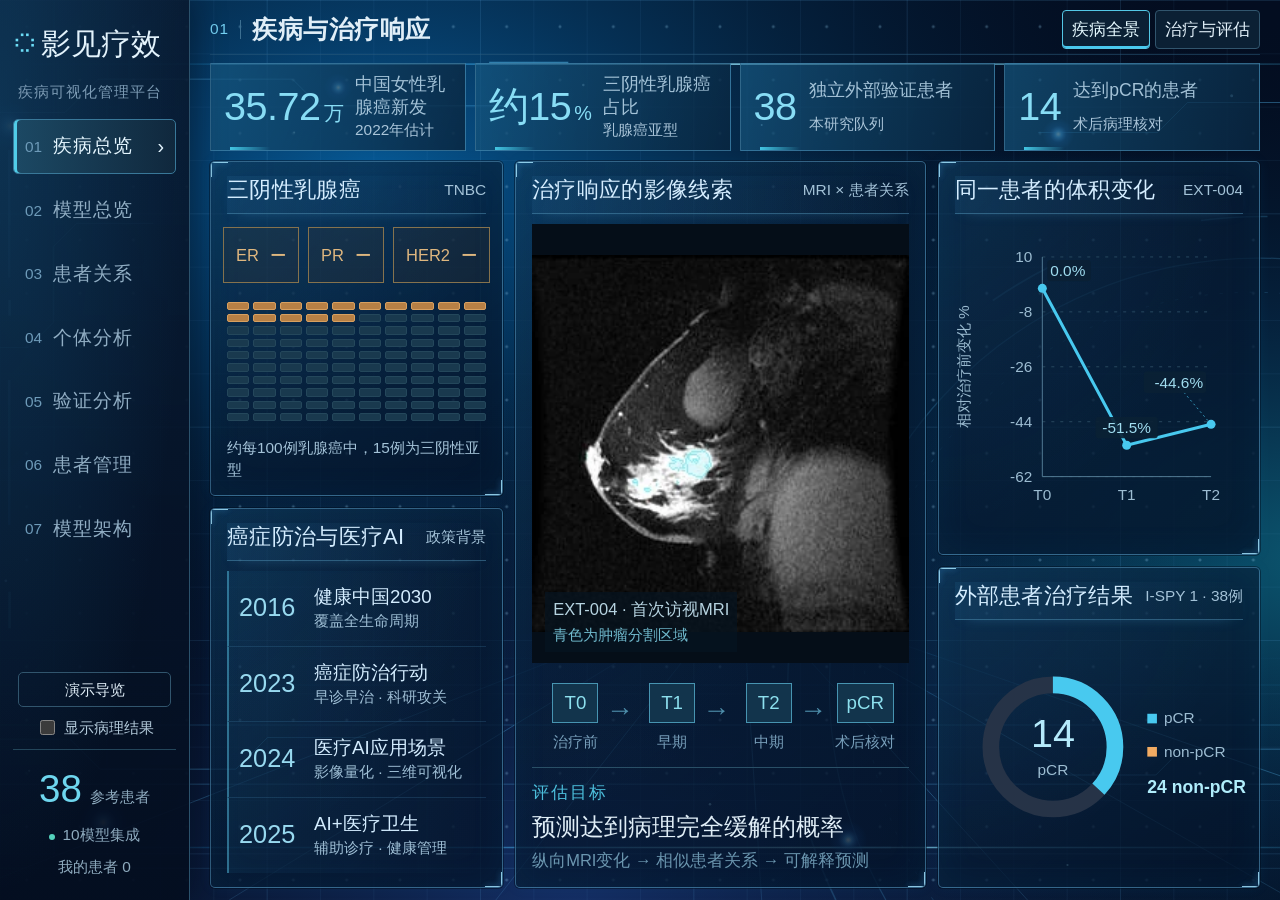
<file: index.html>
<!doctype html>
<html lang="zh-CN"><head><meta charset="UTF-8"><meta name="viewport" content="width=device-width, initial-scale=1"><meta name="theme-color" content="#071324"><meta name="description" content="影见疗效：三阴性乳腺癌可视化管理平台。纵向MRI、患者关系、浏览器模型推理与个性化报告。"><title>影见疗效——三阴性乳腺癌可视化管理平台</title><link rel="icon" href="favicon.svg" type="image/svg+xml"><link rel="stylesheet" href="dashboard-style.css?v=17d003e76a48"><link rel="preload" href="data-core.js?v=d53e23b398a3" as="script"><link rel="preload" href="dashboard-runtime.js?v=4dc83c34d08a" as="script"><script src="asset-map.js?v=6bb1c4dd70df" defer></script><script src="bootstrap.js?v=21b62ca88981" defer></script></head>
<body class="dashboard"><div id="app"><aside class="sidebar"><a class="brand" href="#background"><span class="brand-symbol">◌</span><span>影见疗效</span></a><div class="sidebar-label">疾病可视化管理平台</div><nav aria-label="主导航"><a href="#background">01 疾病总览</a><a href="#story">02 模型总览</a><a href="#graph">03 患者关系</a><a href="#patient">04 个体分析</a><a href="#evidence">05 验证分析</a><a href="#sandbox">06 患者管理</a><a href="#boundary">07 模型架构</a></nav><div class="sidebar-utility"><button id="tour" class="quiet">演示导览</button><label class="switch"><input type="checkbox" id="validation">显示病理结果</label></div><div class="sidebar-bottom"><div class="side-orbit"><b>38</b><span>参考患者</span></div><div class="side-model"><i></i>10模型集成</div><span id="saved-patient-count">我的患者 0</span></div></aside><div class="workspace"><main id="content"><section class="load-state" role="status"><h1>影见疗效</h1><p>连接检查变化、患者关系与疗效预测</p><div class="load-track"></div></section></main></div></div><div id="help-tip" role="tooltip" hidden></div><div id="dialog-layer" hidden></div><div id="toast" role="status" hidden></div><div id="print-report"></div><noscript>请启用JavaScript以使用患者图谱和浏览器模型。</noscript></body></html>
</file>
<file: dashboard-style.css>
/* SOURCE: mri-viewer.css */
.imaging-panel{margin-bottom:18px}.imaging-panel h2{margin-bottom:4px}.imaging-panel .split-head p{margin-bottom:10px}.imaging-toolbar{display:flex;gap:9px;align-items:center;flex-wrap:wrap;padding:9px 0 14px;font-size:15.4px}.imaging-toolbar button,.imaging-toolbar select{font-size:15.4px;padding:6px 9px}.imaging-toolbar label{display:flex;align-items:center;gap:6px}.imaging-grid{display:grid;grid-template-columns:1.12fr 1fr;gap:12px}.mri-slice-wrap,.mri-surface-wrap{position:relative;min-width:0;background:#06121e;border-radius:8px;overflow:hidden}.imaging-grid canvas{display:block;width:100%;aspect-ratio:1;touch-action:none}.mri-surface-wrap canvas{cursor:grab}.mri-surface-wrap canvas:active{cursor:grabbing}.mri-canvas-label{position:absolute;top:8px;left:9px;pointer-events:none;background:#06101bd9;color:#c1e6ee;font-size:15.4px;padding:4px 7px;border-radius:3px}.mri-slice-controls{display:flex;align-items:center;gap:8px;padding:8px;font-size:15.4px}.mri-slice-controls input{min-width:20px;width:100%;padding:0;accent-color:#8bd9e7}.mri-slice-controls button{padding:3px 8px}.mri-slice-controls output{white-space:nowrap;font-variant-numeric:tabular-nums}.mri-slice-wrap>.quiet{font-size:15.4px;margin:0 8px 9px;padding:4px 8px}.mri-mesh-controls{display:flex;align-items:center;justify-content:space-between;gap:6px;padding:10px;flex-wrap:wrap;font-size:15.4px;color:#9ebbc9}.mri-mesh-controls button{font-size:15.4px;padding:4px 8px}.imaging-caption{display:flex;gap:12px;justify-content:space-between;flex-wrap:wrap;color:#91aeba;font-size:15.4px;margin-top:8px}.imaging-caption i{display:inline-block;width:7px;height:7px;background:#77e5ed;margin-right:6px}.mri-status{font-size:15.4px;color:#b9d8e3;min-height:19px;margin-top:5px}.mri-status:empty{display:none}@media(max-width:520px){.imaging-grid{grid-template-columns:1fr}.imaging-caption{gap:4px}.imaging-panel{padding:13px}}

.clinical-mri-preview{position:relative;margin:0 0 14px;border-radius:7px;overflow:hidden;background:#050c13}.clinical-mri-preview img{display:block;width:100%;height:170px;object-fit:contain}.clinical-mri-preview figcaption{position:absolute;bottom:0;left:0;right:0;padding:7px 9px;font-size:15.4px;color:#c4ebef;background:linear-gradient(transparent,#06101bea)}.clinical-mri-preview small{display:block;color:#92b8c7;font-size:15.4px}

.patient-layout>div,.explain-grid>div{min-width:0}

.patient-layout>.patient-summary{position:sticky;top:16px;align-self:start}@media(max-width:1100px){.patient-layout>.patient-summary{position:static}}

/* SOURCE: dashboard.css */
/* Bounded information screens. Overflow is resolved by named views and pagination. */
:root{color-scheme:dark;--bg:#06101d;--panel:#0a1a2d;--raised:#10283e;--text:#e0eef7;--muted:#91abc0;--cyan:#48c9ef;--amber:#f2ab62;--purple:#aa9af7;--line:#254962;font-family:Inter,'Microsoft YaHei','PingFang SC',sans-serif;font-size:17.6px}*{box-sizing:border-box}html,body{width:100%;height:100%;margin:0}body{background:radial-gradient(ellipse at 60% 20%,#102b4238,transparent 70%),#06101d;color:var(--text);line-height:1.5;overflow:hidden}body:before{content:'';position:fixed;inset:0;z-index:-1;pointer-events:none;background-image:radial-gradient(#8dc9ee28 .6px,transparent .9px);background-size:91px 83px;opacity:.35}button,input,select{font:inherit;color:inherit}button,select,input{border:1px solid #31556d;background:#10263a;border-radius:5px;padding:7px 11px}button{cursor:pointer;transition:background .16s,border-color .16s}button:hover{background:#17435b;border-color:#5ea6c4}button:disabled{opacity:.4;cursor:default}button[aria-selected=true],button[aria-pressed=true]{background:#153f56;border-color:#53c8e5;color:#e6faff;box-shadow:inset 0 -2px #48c9ef}button:focus-visible,a:focus-visible,input:focus-visible,select:focus-visible,canvas:focus-visible{outline:2px solid #92e3f3;outline-offset:2px}button.primary,.primary{background:linear-gradient(100deg,#126aa3,#1b91b5);border-color:#4bb2d6;color:white}a{color:#78d4ef;text-decoration:none}h1,h2,h3,p{margin:0}b,strong{font-variant-numeric:tabular-nums}small{font-size:15.4px}.amber-text{color:var(--amber)!important}[hidden]{display:none!important}.sidebar{position:fixed;inset:0 auto 0 0;width:190px;background:linear-gradient(180deg,#0b1a2c,#071322);border-right:1px solid #2b526c;padding:22px 13px;display:flex;flex-direction:column;z-index:20}.brand{display:flex;align-items:center;gap:7px;color:#e3f3fc;font-family:'Source Han Serif SC','SimSun',serif;font-size:29.7px;white-space:nowrap}.brand-symbol{font-size:41.8px;color:#6cddf6;line-height:1}.brand small{display:block;font:10px Inter,sans-serif;letter-spacing:1.7px;color:#7dacc5;margin-top:2px}.sidebar-label{font-size:15.4px;letter-spacing:1px;color:#7c9bb4;margin:20px 5px 22px}nav{display:grid;gap:8px}nav a{display:flex;gap:11px;align-items:center;padding:12px 11px;color:#91aec4;border:1px solid transparent;border-radius:5px}nav a span{font-size:15.4px;color:#6e9bb9}nav a b{font-size:17.6px;font-weight:500;letter-spacing:1px}nav a i{margin-left:auto;font-size:19.8px;font-style:normal;opacity:0}nav a:hover{background:#112c43;color:#e6f6ff}nav a.active{background:linear-gradient(90deg,#1c4964,#10283d);border-color:#397899;box-shadow:inset 3px 0 #51cde8;color:#e5f6ff}nav a.active i{opacity:1}.sidebar-bottom{margin-top:auto;border-top:1px solid #23455a;padding-top:14px;text-align:center;font-size:15.4px;color:#8facbf}.side-orbit{display:flex;justify-content:center;align-items:baseline;gap:8px}.side-orbit b{font-size:38.5px;line-height:1.3;color:#6ed6ee;font-weight:400}.side-orbit span{font-size:15.4px}.side-model{margin:9px 0}.side-model i{display:inline-block;width:6px;height:6px;background:#54d2bc;border-radius:50%;margin-right:7px}.workspace{margin-left:190px;height:100dvh;display:flex;flex-direction:column;min-width:0}header{height:64px;flex:none;border-bottom:1px solid #24475e;display:flex;align-items:center;justify-content:space-between;padding:0 23px;gap:15px;background:linear-gradient(90deg,#0a1727,#0d253b88,#07121f);position:relative}header:after{content:'';position:absolute;height:2px;left:23px;right:23px;bottom:0;background:linear-gradient(90deg,transparent,#2880a480,transparent)}.platform-title{font-size:20.9px;font-weight:600;letter-spacing:2px;color:#ccecfb}.platform-title>span{font-size:16.5px;font-weight:400;color:#88b5cc;margin-left:12px;letter-spacing:1px}.header-actions{display:flex;gap:16px;align-items:center}.quiet{font-size:15.4px;background:transparent;padding:5px 9px}.switch{font-size:15.4px;color:#b5ccdc;display:flex;align-items:center;gap:6px}.switch input{accent-color:#48c9ef;width:15px;height:15px}.cohort-pill{font-size:15.4px;letter-spacing:1px;color:#73abc6;border-left:1px solid #2c5369;padding-left:14px}main{flex:1;min-height:0;display:flex;flex-direction:column;padding:14px 20px 12px;overflow:hidden;gap:10px}.d-page-heading{display:flex;justify-content:space-between;align-items:center;gap:12px;flex:none;min-height:54px}.d-page-heading>div{display:flex;align-items:baseline;gap:18px}.d-page-heading>div>span{font-size:15.4px;letter-spacing:1px;color:#57c6e4;border-right:1px solid #30566c;padding-right:16px;white-space:nowrap}.d-page-heading h1{font-family:'Noto Serif SC','Source Han Serif SC','SimSun',serif;font-size:31.9px;font-weight:600;letter-spacing:1px;line-height:1.3}.d-page-heading>small{font-size:15.4px;color:#7ca0b8}.d-view-nav{display:flex;align-items:center;gap:7px;flex:none;min-height:35px}.d-view-nav button{font-size:15.4px;padding:6px 16px;border-radius:4px;background:#0b2034}.d-view-nav .d-back{margin-left:auto;font-size:15.4px;color:#8ac7df;border-color:transparent;background:none}.d-view-content{flex:1;min-height:0;display:flex;flex-direction:column;gap:11px;position:relative}.d-grid{display:grid;gap:12px;min-height:0;flex:1}.d-grid>*{min-width:0;min-height:0}.d-stack{display:flex;flex-direction:column;gap:12px;min-height:0}.d-stack>*{flex:1;min-height:0}.d-panel{background:linear-gradient(140deg,#0d2339e8,#08192bd9);border:1px solid #28516c;border-radius:5px;min-width:0;min-height:0;padding:14px 16px;position:relative;display:flex;flex-direction:column;overflow:hidden}.d-panel:before,.d-panel:after{content:'';position:absolute;pointer-events:none;width:16px;height:14px;border-color:#6bb8d4;opacity:.85}.d-panel:before{top:-1px;left:-1px;border-top:2px solid;border-left:2px solid}.d-panel:after{right:-1px;bottom:-1px;border-right:2px solid;border-bottom:2px solid}.d-panel-head{display:flex;gap:10px;justify-content:space-between;align-items:center;flex:none;border-bottom:1px solid #27485f;padding-bottom:10px;margin-bottom:10px;min-height:35px}.d-panel-head h2{font-size:20.9px;font-weight:500;line-height:1.4;color:#d0e9f8;letter-spacing:.3px}.d-panel-head>span{font-size:15.4px;color:#77a8c3;flex-shrink:0}.d-panel-body{flex:1;min-height:0;display:flex;flex-direction:column;gap:9px}.d-statbar{flex:none;display:grid;grid-template-columns:repeat(4,minmax(0,1fr));gap:12px;height:85px}.d-stat{min-width:0;display:flex;flex-direction:column;justify-content:center}.d-statbar>.d-stat{border:1px solid #2d526a;background:linear-gradient(110deg,#133147,#0b2033);padding:11px 19px;position:relative}.d-statbar>.d-stat:after{content:'';height:3px;background:linear-gradient(90deg,#43c6e3,transparent);position:absolute;left:19px;width:40px;bottom:0}.d-stat strong{font-size:39.6px;color:#88ddf5;font-weight:500;line-height:1.15;white-space:nowrap;letter-spacing:-.5px}.d-stat strong>span{font-size:16.5px;margin-left:3px}.d-stat>span{font-size:15.4px;color:#a3c2d7;margin-top:3px}.d-stat>small{font-size:15.4px;color:#6e94ac;margin-top:2px}.d-statbar>.d-stat{display:grid;grid-template-columns:auto 1fr;column-gap:16px;align-items:center}.d-statbar>.d-stat strong{grid-row:1/3}.d-statbar>.d-stat>span{margin:0}.d-statbar>.d-stat>small{margin:0}.d-controls{display:flex;gap:8px;align-items:center;flex-wrap:wrap;flex:none;min-height:34px}.d-controls label{display:flex;gap:7px;align-items:center;color:#91b2c8;font-size:15.4px}.d-controls button,.d-controls select,.d-controls input{font-size:15.4px;padding:5px 9px}.d-controls input[type=search]{width:155px}.d-controls .control-context{margin-left:auto;font-size:15.4px;color:#78a1bb}.d-note{font-size:15.4px;line-height:1.6;color:#7fa8c1;flex:none}.d-viz{flex:1;min-height:0;position:relative;display:flex;align-items:center;justify-content:center}.d-viz>svg{display:block;width:100%;height:100%;min-height:0;overflow:visible}.d-viz svg text,.d-trajectories svg text{font:14px 'Microsoft YaHei',sans-serif;fill:#9dbdd2;font-variant-numeric:tabular-nums}.d-viz .v-grid,.d-trajectories .v-grid{stroke:#28485f;stroke-width:1;stroke-dasharray:3 6;fill:none}.d-viz .v-axis,.d-trajectories .v-axis{stroke:#527b94;stroke-width:1;fill:none}.d-viz .v-value,.d-trajectories .v-value{fill:#a0ddf0;font-size:15.4px}.d-viz .v-label{font-size:15.4px;fill:#9abacf}.d-viz .v-stamp{font-size:20.9px;fill:#b0edfb;font-weight:600}.d-viz .v-ring-value{font-size:37.4px;fill:#b5eafb;font-weight:500}.d-viz .v-small{font-size:15.4px}.d-viz .v-miss{fill:#edc58e;font-size:19.8px}.v-click{cursor:pointer}.v-click:hover circle{stroke:white;stroke-width:2}.d-legend{display:flex;gap:12px;flex-wrap:wrap;align-items:center;font-size:15.4px;color:#98b9ce;flex:none}.d-legend i,.d-chart-reading i{display:inline-block;width:16px;height:3px;background:var(--cyan);margin-right:6px;vertical-align:middle}.d-legend .amber,.d-chart-reading .amber{background:var(--amber)}.d-legend>small{color:#6f96af;margin-left:auto;font-size:15.4px}.span-all{grid-column:1/-1}.span-2{grid-column:span 2}.d-short-card .d-panel-body{justify-content:center}.d-mini-metrics{display:grid;grid-template-columns:1fr 1fr;gap:12px;flex:none}.d-mini-metrics .d-stat{padding:5px 0}.d-mini-metrics .d-stat strong{font-size:29.7px}.d-mini-metrics .d-stat>span{font-size:15.4px}.d-mini-metrics .d-stat>small{font-size:15.4px}.d-space{position:relative;flex:1;min-height:0;overflow:hidden;background:radial-gradient(ellipse at 50% 50%,#0b30434f,transparent 68%),linear-gradient(0deg,#082034,#07182b);border:1px solid #24475e}.d-space canvas{display:block;width:100%;height:100%;touch-action:none;cursor:grab;outline-offset:-3px}.d-space canvas:active{cursor:grabbing}.d-space-note{position:absolute;bottom:7px;left:12px;color:#598da9;font-size:15.4px;pointer-events:none}.tooltip{position:absolute;z-index:4;pointer-events:none;background:#0b2139f5;border:1px solid #548ca7;border-radius:5px;font-size:15.4px;padding:8px 11px;max-width:245px}.tooltip div{color:#9ebdd1}.d-network-card{display:flex;flex-direction:column;min-height:0}.d-network-card .d-panel-body{flex:1;min-height:0}.d-network-card .d-space{min-height:100px}.d-graph-key{display:flex;gap:10px;align-items:center;flex-wrap:wrap;flex:none;font-size:15.4px;color:#8bb0c9;padding-top:10px}.d-graph-key>i{width:90px;height:6px;background:linear-gradient(90deg,#f2ab62,#7b99aa,#48c9ef);border-radius:4px}.d-graph-key>small{margin-left:auto;font-size:15.4px;color:#6d95ac}.d-prob{flex:none}.d-prob>strong{display:block;font-size:53.9px;line-height:1.12;color:#7fd9f7;font-weight:400;letter-spacing:-1px}.d-prob>span{display:block;font-size:15.4px;color:#99bdd3;margin-top:3px}.d-prob>small{display:block;font-size:15.4px;color:#719bb6}.prob-track{position:relative;height:5px;background:#1b3c51;border-radius:2px;overflow:hidden;margin:10px 0}.prob-track>i{height:100%;display:block;background:linear-gradient(90deg,#388fc2,#5ed6ee)}.prob-track>em{position:absolute;top:0;bottom:0;width:1px;background:#ebc995;left:50%}.d-neighbors{display:flex;flex-direction:column;gap:4px;flex:1;min-height:0}.d-neighbors button{display:flex;align-items:center;justify-content:space-between;gap:10px;width:100%;border:0;border-bottom:1px solid #23465b;border-radius:0;padding:9px 2px;background:none;color:#acd0e4;flex:1;min-height:28px}.d-neighbors button>span:first-child{flex:none;text-align:left}.d-neighbors b{font-size:15.4px;font-weight:500}.d-neighbors small{display:block;color:#6f9ab4;font-size:15.4px}.d-neighbors strong{font-size:20.9px;font-weight:400;color:#90ddf2;flex:none}.neighbor-track{flex:1;height:4px;background:#132d43;max-width:100px}.neighbor-track>i{display:block;height:100%;background:linear-gradient(90deg,#276d9e,#67cfe6)}.d-actions{display:flex;gap:9px;flex-wrap:wrap;justify-content:center;align-items:center;height:100%}.d-actions button{font-size:15.4px;padding:9px 13px}.d-trajectories{display:grid;grid-template-columns:1fr 1fr;grid-template-rows:1fr 1fr;gap:10px;flex:1;min-height:0}.d-trajectories>div{background:#0a2032;border:1px solid #204359;border-radius:4px;padding:9px 8px 2px;min-width:0;min-height:0;display:flex;flex-direction:column}.d-trajectories h3{display:flex;align-items:center;gap:7px;flex-wrap:wrap;flex:none;font-size:15.4px;font-weight:400;color:#6a9cb9;line-height:1.5}.d-trajectories h3>b{font-size:15.4px;color:#9dd8ed;font-weight:500}.d-trajectories h3>strong{font-size:16.5px;color:#a4e0ee;margin-left:auto;font-weight:400}.d-trajectories .d-viz{min-height:0}.d-trajectories .d-viz>svg{height:100%}.d-trajectories svg text{font-size:16.5px}.d-main-result{display:flex;gap:16px;justify-content:space-between;align-items:center;flex:none;margin-top:10px;padding:10px 0 0;border-top:1px solid #28506a}.d-main-result .d-prob>strong{font-size:41.8px}.d-main-result .d-prob>span,.d-main-result .prob-track,.d-main-result .d-prob>small{display:none}.d-main-result button{font-size:15.4px}.d-main-result .d-prob{display:flex;gap:13px;align-items:baseline}.d-ablation{display:grid;gap:7px;flex:1;align-content:center}.d-ablation button{display:grid;grid-template-columns:95px minmax(0,1fr) 63px;gap:8px;align-items:center;background:transparent;border:0;border-radius:0;padding:6px 0;font-size:15.4px;text-align:left}.d-ablation button>i{display:block;background:#183449;height:6px}.d-ablation em{display:block;height:100%;background:linear-gradient(90deg,#327da8,#73d5e9)}.d-ablation b{color:#a9d9eb;text-align:right;font-size:17.6px;font-weight:400}.d-policy{display:grid;grid-template-columns:1fr 1fr;gap:12px;flex:1;align-items:center}.d-policy a{display:flex;flex-direction:column;gap:6px;border-left:2px solid #4c91b0;padding-left:12px}.d-policy b{font-size:24.2px;font-weight:400;color:#98d9ef}.d-policy span{font-size:15.4px;color:#91b5cc}.d-receptors{display:flex;gap:9px;justify-content:center;flex:none;padding:3px 0}.d-receptors span{display:flex;align-items:center;gap:11px;border:1px solid #85724d;background:#4c35222b;padding:6px 12px;color:#dfb77f;font-size:16.5px}.d-receptors b{font-size:27.5px;font-weight:400}.d-waffle{flex:1;min-height:70px;display:grid;grid-template-columns:repeat(10,1fr);grid-template-rows:repeat(10,1fr);gap:4px;padding:7px 0}.d-waffle i{background:#19394e;border:1px solid #24475b;border-radius:2px;min-height:3px}.d-waffle i.on{background:#b78045;border-color:#d7a060}.d-clinical-image{flex:1;min-height:0;position:relative;display:flex;align-items:center;justify-content:center;background:#050e18;overflow:hidden}.d-clinical-image img{display:block;height:100%;max-width:100%;min-height:0;width:auto;object-fit:contain}.d-clinical-image>span{position:absolute;left:13px;bottom:11px;font-size:15.4px;color:#b6d3e0;background:#061421b8;padding:5px 8px}.d-clinical-image b{font-weight:400;color:#70bacd;font-size:15.4px}.d-journey{display:grid;grid-template-columns:repeat(4,minmax(0,1fr));gap:14px;flex:none;padding:14px 0 7px}.d-journey>div{display:flex;flex-direction:column;text-align:center;align-items:center;position:relative;gap:8px}.d-journey i{font-size:19.8px;font-style:normal;color:#8de0ee;background:#12344c;border:1px solid #4794b1;padding:8px 12px;min-width:57px}.d-journey b{font-size:17.6px;font-weight:500;color:#b4d4e6}.d-journey span{font-size:15.4px;color:#789fba}.d-journey em{position:absolute;right:-15px;top:6px;font-style:normal;color:#4e8eaa;font-size:27.5px}.d-journey.compact{padding:11px 0 5px;gap:10px}.d-journey.compact i{font-size:17.6px;min-width:46px;padding:5px 9px}.d-goal{border-top:1px solid #294f66;padding-top:12px;display:flex;flex-direction:column;gap:4px;flex:none}.d-goal>span{font-size:15.4px;letter-spacing:2px;color:#4cbedb}.d-goal>b{font-size:23.1px;font-weight:500}.d-goal>small{font-size:15.4px;color:#6b96af}.disease-screen{grid-template-columns:minmax(250px,1fr) minmax(360px,1.5fr) minmax(300px,1.15fr)}.disease-screen>.d-stack:first-child>.d-panel:first-child{flex:1.5}.disease-screen>.d-stack:last-child>.d-panel:first-child{flex:1.25}.overview-screen{grid-template-columns:minmax(250px,1fr) minmax(380px,1.9fr) minmax(300px,1.1fr)}.overview-screen>.d-stack:first-child>.d-panel:first-child{flex:4}.overview-screen>.d-stack:last-child>.d-panel:first-child{flex:1.1}.overview-screen>.d-stack:last-child>.d-panel:last-child{flex:.9}.compact-curves .d-trajectories{grid-template-columns:1fr;grid-template-rows:repeat(4,1fr);gap:6px}.compact-curves .d-trajectories h3{font-size:0}.compact-curves .d-trajectories h3 b{font-size:15.4px}.compact-curves .d-trajectories h3 strong{font-size:15.4px}.compact-curves .d-trajectories .d-viz svg text{font-size:17.6px}.compact-curves .d-legend{font-size:15.4px}.compact-curves .d-legend>small{display:none}.d-pipeline{display:flex;gap:5px;flex-wrap:wrap;align-items:center;justify-content:center;font-size:15.4px;color:#89bbd5;flex:1}.d-pipeline b{font-weight:500;color:#7cdef1}.d-pipeline i{font-style:normal;color:#417997}.story-insights{grid-template-columns:1fr 1fr 1fr;grid-template-rows:minmax(0,1.5fr) minmax(0,1fr)}.graph-screen{grid-template-columns:minmax(0,2.8fr) minmax(310px,1fr)}.graph-screen>.d-stack>.d-panel:nth-child(2){flex:1.4}.graph-screen>.d-stack>.d-panel:last-child{flex:.6}.d-patient-ribbon{display:grid;grid-template-columns:repeat(5,minmax(0,1fr));gap:16px;align-items:center;flex:none;min-height:75px;border:1px solid #254d67;background:linear-gradient(90deg,#11334a,#0a1d2f);padding:10px 17px}.d-patient-ribbon>div{min-width:0;display:flex;flex-direction:column;gap:3px}.d-patient-ribbon span{font-size:15.4px;color:#7fa9c2}.d-patient-ribbon b{font-size:22px;white-space:nowrap;color:#b1ddeb;font-weight:500}.d-patient-ribbon strong{font-size:36.3px;line-height:1.15;color:#7fdff5;font-weight:400}.patient-image-screen{grid-template-columns:minmax(0,1.1fr) minmax(0,1fr)}.d-mri-card{padding:12px}.d-mri-card>.imaging-panel{display:flex;flex-direction:column;height:100%;min-height:0;margin:0;padding:0}.d-mri-card .split-head{display:flex;justify-content:space-between;gap:8px;flex:none}.d-mri-card .split-head h2{font-size:20.9px;color:#bde5f4;font-weight:500;margin:0}.d-mri-card .split-head p{font-size:15.4px;color:#739ab4;margin:4px 0}.d-mri-card .eyebrow,.d-mri-card .split-head>.badge{display:none}.d-mri-card .imaging-toolbar{font-size:15.4px;flex:none;padding:6px 0 10px;gap:7px}.d-mri-card .imaging-toolbar button{font-size:15.4px;padding:4px 7px}.d-mri-card .imaging-grid{flex:1;min-height:0;grid-template-columns:1.1fr 1fr;gap:9px}.d-mri-card .mri-slice-wrap,.d-mri-card .mri-surface-wrap{display:flex;flex-direction:column;min-height:0}.d-mri-card .imaging-grid canvas{height:0;min-height:0;flex:1;aspect-ratio:auto}.d-mri-card .mri-slice-controls{flex:none;padding:7px 5px;gap:5px}.d-mri-card .mri-canvas-label{font-size:15.4px;padding:3px 5px;top:6px;left:6px}.d-mri-card .mri-mesh-controls{flex:none;font-size:15.4px;padding:6px 5px;gap:4px}.d-mri-card .mri-mesh-controls button,.d-mri-card .mri-slice-wrap>.quiet{font-size:15.4px;padding:4px 5px}.d-mri-card .imaging-caption{font-size:15.4px;flex:none;gap:5px}.d-mri-card .mri-status{font-size:15.4px}.mri-pair{margin:5px 0;min-height:0}.mri-pair summary{font-size:15.4px;color:#7fbed4;cursor:pointer}.mri-pair[open]{flex:1;display:flex;flex-direction:column}.mri-pair-grid{display:grid;grid-template-columns:1fr 1fr;gap:8px;flex:1;min-height:0}.mri-pair-grid>div{position:relative;min-height:0}.mri-pair-grid canvas{width:100%;height:100%;display:block}.mri-pair-controls{display:flex;gap:8px;align-items:center;padding:8px 0;font-size:15.4px}.mri-pair-controls input{min-width:20px;width:100%;accent-color:#48c9ef}.mri-pair-controls button{font-size:15.4px;white-space:nowrap}.imaging-panel:has(.mri-pair[open]) .imaging-grid{display:none}.local-shap-screen{grid-template-columns:minmax(0,1.2fr) minmax(0,1fr) minmax(300px,1fr);grid-template-rows:1fr 1fr}.local-shap-screen>.span-2{grid-row:1/3}.d-sum{flex:1;display:flex;gap:8px;align-items:center;justify-content:space-around}.d-sum>.d-stat strong{font-size:30.8px}.d-sum>.d-stat span{font-size:15.4px}.d-sum>span{color:#4b8aa9;font-size:24.2px}.global-shap-screen{grid-template-columns:1fr 1fr 1fr;grid-template-rows:1fr 150px}.global-shap-screen>.span-2{grid-row:1/3}.d-chart-reading{display:grid;grid-template-columns:1fr 1fr;gap:13px;align-content:center;height:100%;font-size:15.4px;color:#88b3cc}.attention-screen{grid-template-columns:minmax(0,1.1fr) minmax(0,1.2fr) minmax(280px,1fr)}.d-matrix{flex:1;min-height:0;position:relative;display:flex;align-items:center;justify-content:center}.d-matrix canvas{display:block;width:100%;height:100%;min-height:0;cursor:crosshair}.d-calculate{display:flex;flex-direction:column;align-items:center;justify-content:center;gap:20px;flex:1}.d-calculate b{font-size:23.1px;color:#b4d9ed;font-weight:500}.d-calculate span{font-size:15.4px;color:#779eb8}.d-calculate button{font-size:17.6px;padding:10px 20px}.d-new-identity{display:flex;align-items:center;justify-content:center;gap:22px;flex:1}.d-new-identity svg{width:100px;height:100px;fill:none;stroke:#59bdd5;stroke-width:3}.d-new-identity div{display:flex;flex-direction:column;gap:5px}.d-new-identity b{font-size:31.9px;font-weight:400;color:#a4d9e9}.d-new-identity span{font-size:15.4px;color:#6e9cb7}.d-input-summary{display:grid;gap:5px;flex:1}.d-input-summary>div{display:flex;justify-content:space-between;align-items:center;border-bottom:1px solid #26465d;font-size:15.4px;gap:10px}.d-input-summary span{color:#85adc6}.d-input-summary b{font-size:22px;color:#a4d9e9;font-weight:400}.d-input-summary i{font-style:normal;color:#3e7796}.evidence-screen{grid-template-columns:minmax(0,1fr) minmax(0,1.3fr) minmax(0,1fr);grid-template-rows:minmax(0,1fr) 103px}.evidence-screen>.d-short-card .d-panel-head{margin:0;padding:0;border:0;min-height:22px}.evidence-screen>.d-short-card .d-ablation{display:grid;grid-template-columns:1fr 1fr 1fr;gap:26px}.d-confusion{display:grid;grid-template-columns:90px 1fr 1fr;grid-template-rows:30px 1fr 1fr;gap:7px;flex:1;min-height:0;align-items:center;text-align:center;font-size:15.4px}.d-confusion>div{align-self:stretch;display:flex;flex-direction:column;justify-content:center;border-radius:5px;border:1px solid #3b7a98}.d-confusion .cm-ok{background:#174d6e}.d-confusion .cm-miss{background:#694a2f;border-color:#a27a4a}.d-confusion b{font-size:40.7px;font-weight:500;line-height:1.2}.d-confusion small{font-size:15.4px;color:#9fc2d4;margin-top:6px}.d-confusion .cm-corner{font-size:15.4px;color:#76a5bd}.cm-summary{display:grid;grid-template-columns:1fr 1fr;gap:6px 16px;flex:none;margin:10px 0 3px}.cm-summary span{font-size:15.4px;color:#85afc7;display:flex;justify-content:space-between;gap:8px}.cm-summary b{font-size:16.5px;font-weight:400;color:#b6deed}.calibration-screen{grid-template-columns:1fr 1fr 1.2fr;grid-template-rows:1fr 1fr}.calibration-screen>.d-panel:first-child{grid-row:1/3}.calibration-screen>.span-2{grid-column:2/4}.d-bin-table{display:grid;flex:1;min-height:0}.d-bin-table>div{display:grid;grid-template-columns:.6fr .5fr 1fr 1fr;gap:10px;border-bottom:1px solid #27485d;align-items:center;text-align:center;font-size:15.4px}.d-bin-table b{font-weight:500}.d-bin-table strong{font-size:20.9px;color:#86cfe5;font-weight:400}.stability-screen{grid-template-columns:minmax(0,1.05fr) minmax(0,1fr) minmax(0,1.25fr)}.stability-screen>.d-stack>.d-panel:first-child{flex:3}.stability-screen>.d-stack>.d-panel:last-child{flex:1}.d-cohort-stats{display:grid;grid-template-columns:repeat(4,minmax(0,1fr));gap:6px;flex:none}.d-cohort-stats>div{display:flex;flex-direction:column;align-items:center;background:#123047;padding:8px 3px}.d-cohort-stats span{font-size:15.4px;color:#79a9c2}.d-cohort-stats b{font-size:25.3px;line-height:1.4;color:#8dd7ed;font-weight:400}.d-cohort-stats small{font-size:15.4px;color:#6e9fb8}.stability-screen>.d-stack .d-cohort-stats{flex:1;align-content:center}.d-heatmap{display:flex;flex-direction:column;gap:4px;flex:1;min-height:0}.d-heat-head,.d-heatmap>button{display:grid;grid-template-columns:80px repeat(4,minmax(0,1fr));gap:4px;align-items:center;width:100%;text-align:center;font-size:15.4px}.d-heat-head{color:#74a4be;padding:4px}.d-heatmap>button{flex:1;background:none;padding:4px;border-color:transparent;border-radius:4px;min-height:20px}.d-heatmap>button.selected{border-color:#6fcbe2;background:#123a50}.d-heatmap>button>span{text-align:left;color:#a8cfe1;font-size:15.4px}.d-heatmap b{padding:4px 1px;color:#bfe8f4;font-weight:400;font-size:15.4px;border-radius:2px}.d-pagination{display:flex;align-items:center;justify-content:center;gap:12px;flex:none;padding-top:8px}.d-pagination button{font-size:15.4px;padding:5px 9px}.d-pagination span{font-size:15.4px;color:#729eb8}.manager-screen{grid-template-columns:minmax(0,1.5fr) minmax(280px,1fr) minmax(300px,1fr);grid-template-rows:minmax(0,1fr) 118px}.manager-screen>.d-network-card{grid-row:1/3}.manager-screen>.d-panel:nth-child(2)>.d-panel-body{justify-content:center}.manager-screen>.d-panel:nth-child(2) .d-prob>strong{font-size:58.3px}.d-cohort-actions{display:flex;align-items:center;justify-content:space-around;gap:13px;flex:1}.d-cohort-actions>div{display:flex;align-items:baseline;gap:8px}.d-cohort-actions b{font-size:30.8px;color:#8dd5eb;font-weight:400}.d-cohort-actions span{font-size:15.4px;color:#7aa5bd}.d-cohort-actions button{font-size:15.4px}.manager-screen>.d-short-card .d-panel-head{display:none}.d-table-card{flex:1;min-height:0}.d-table-card .d-panel-head>button{font-size:15.4px;padding:5px 9px}.d-table-view{flex:1;min-height:0;overflow:hidden}.d-table-view table{border-collapse:collapse;width:100%;height:100%;font-size:15.4px}th,td{border-bottom:1px solid #25465e;padding:7px 12px;text-align:left;white-space:nowrap}th{color:#74a3bd;font-size:15.4px;font-weight:500}td{color:#aacde0}td>b{font-size:15.4px;font-weight:500}.table-prob{color:#78d3ef;font-size:19.8px}td input{accent-color:#48c9ef;width:16px;height:16px}td button{font-size:15.4px;padding:4px 10px;margin-right:7px}.excluded{opacity:.4}.entry-screen{grid-template-columns:minmax(0,2fr) minmax(300px,1fr);grid-template-rows:minmax(0,1.3fr) minmax(0,.7fr)}.entry-main{grid-row:1/3}.entry-main .d-panel-body{gap:13px}.entry-id-row{display:grid;grid-template-columns:1fr 190px;gap:20px;flex:none}.entry-id-row label{font-size:15.4px;color:#7ca7c2}.entry-id-row input,.entry-id-row select{display:block;width:100%;font-size:16.5px;padding:8px 11px;margin-top:6px}.entry-mode button{font-size:15.4px;padding:7px 13px}.entry-matrix{display:grid;gap:12px;align-items:center;flex:1;min-height:0}.entry-changes{grid-template-columns:150px 1fr 1fr;grid-template-rows:24px repeat(4,minmax(35px,1fr))}.entry-measures{grid-template-columns:130px repeat(3,1fr);grid-template-rows:24px repeat(4,minmax(35px,1fr))}.entry-matrix>b{font-size:15.4px;color:#74adc9;text-align:center;font-weight:500}.entry-matrix label{font-size:17.6px;color:#a4cada}.entry-matrix label small{display:block;font-size:15.4px;color:#4a8bb0;margin-top:3px}.entry-matrix input{width:100%;height:42px;background:#071a2b;border-color:#315971;font-size:19.8px;text-align:right;font-variant-numeric:tabular-nums;padding:9px 12px}.entry-matrix input:focus{background:#0b3047;border-color:#5bcbe6}.entry-features{display:grid;grid-template-columns:repeat(3,minmax(0,1fr));gap:11px 14px;flex:1;min-height:0;align-content:space-around}.entry-features label{font-size:15.4px;color:#8fb5cc;min-width:0;overflow:hidden;text-overflow:ellipsis;white-space:nowrap}.entry-features input{display:block;width:100%;font-size:17.6px;background:#071a2b;margin-top:5px;padding:7px 9px}.entry-footer{display:flex;gap:10px;align-items:center;flex:none;flex-wrap:wrap}.entry-footer>span{font-size:15.4px;color:#6e9bb5;flex:1;min-width:200px}.entry-footer button{font-size:15.4px;padding:5px 9px}.entry-submit{width:100%;padding:11px;font-size:17.6px;flex:none}.entry-flow{display:grid;gap:13px;flex:1;min-height:0;align-content:space-around}.entry-flow>div{display:grid;grid-template-columns:40px 1fr;column-gap:13px;align-items:center}.entry-flow i{grid-row:1/3;display:grid;place-items:center;width:38px;height:38px;font-size:16.5px;font-style:normal;color:#64c9e4;background:#12344c;border:1px solid #376f89}.entry-flow b{font-size:16.5px;font-weight:500;color:#b3d8e9}.entry-flow span{font-size:15.4px;color:#719eb9;display:block;margin-top:4px}.entry-privacy{border-top:1px solid #28516a;padding-top:12px;flex:none;display:flex;flex-direction:column;gap:5px}.entry-privacy b{font-size:15.4px;font-weight:500;color:#78c6db}.entry-privacy span{font-size:15.4px;color:#628da8}.d-recent{flex:1;display:flex;flex-direction:column;min-height:0;gap:4px}.d-recent button{flex:1;display:flex;justify-content:space-between;align-items:center;gap:8px;font-size:15.4px;background:none;border:0;border-bottom:1px solid #244b60;padding:6px}.d-recent b{font-weight:500;color:#b2d6e8}.d-recent span{color:#70d0ed}.d-recent small{font-size:15.4px;color:#668fa9}.d-empty-entry{display:flex;align-items:center;justify-content:center;gap:18px;flex:1;color:#5c89a6;font-size:15.4px}.d-empty-entry b{font-size:55px;font-weight:300;color:#386b8a}#entry-error{font-size:15.4px;color:#f2bb80;flex:none}#entry-error:empty{display:none}.report-toolbar{display:flex;align-items:center;gap:10px;flex:none}.report-toolbar>span{margin-right:auto;display:flex;gap:18px;align-items:center}.report-toolbar b{font-size:17.6px;font-weight:500;color:#a5d0e4}.report-toolbar small{font-size:15.4px;color:#6f9cb8}.report-toolbar button{font-size:15.4px;padding:6px 11px}.report-grid{grid-template-columns:minmax(0,1fr) minmax(0,1.65fr) minmax(0,1fr);grid-template-rows:minmax(0,1.35fr) minmax(0,1fr)}.report-grid .d-panel{padding:12px 14px}.report-grid .d-panel-head{padding-bottom:7px;margin-bottom:6px}.report-grid .d-panel-head h2{font-size:18.7px}.report-score{display:flex;flex:1;min-height:100px}.report-score .d-viz{flex:1;min-height:0}.report-facts{display:grid;grid-template-columns:1fr 1fr;gap:7px 16px;flex:none}.report-facts span{display:flex;justify-content:space-between;gap:8px;font-size:15.4px;color:#719eb9;border-bottom:1px solid #23475c;padding:5px 0}.report-facts b{font-size:15.4px;color:#a7cfe0;font-weight:400}.report-grid .d-trajectories{gap:5px}.report-grid .d-trajectories h3{font-size:0}.report-grid .d-trajectories h3>b,.report-grid .d-trajectories h3>strong{font-size:15.4px}.report-grid .d-trajectories svg text{font-size:18.7px}.report-grid .d-legend{font-size:15.4px;gap:8px}.report-grid .d-legend small{font-size:15.4px}.report-response-list{display:flex;flex-direction:column;justify-content:space-around;flex:1;min-height:0}.report-response-list>div{display:grid;grid-template-columns:1fr 70px 14px 70px;gap:8px;font-size:15.4px;padding:7px 0;border-bottom:1px solid #24465c;align-items:center}.report-response-list span{color:#769fb9}.report-response-list b{color:#8dbee0;font-size:16.5px;font-weight:400;text-align:right}.report-response-list strong{color:#8bdfed;font-size:17.6px;font-weight:400;text-align:right}.report-response-list i{font-style:normal;color:#496f89}.report-grid .d-neighbors button{padding:4px 2px}.report-grid .d-neighbors b{font-size:15.4px}.report-grid .d-neighbors small{font-size:15.4px}.report-grid .d-neighbors strong{font-size:18.7px}.method-screen{display:flex;flex-direction:column;gap:12px;flex:1;min-height:0}.architecture-panel{display:flex;flex-direction:column;flex:1;min-height:0;margin:0;background:linear-gradient(135deg,#0b2137,#0a192a);border:1px solid #2a536b;border-radius:5px;padding:16px 19px;overflow:hidden}.architecture-panel .split-head{display:flex;justify-content:space-between;align-items:center;gap:12px;flex:none}.architecture-panel h2{font-size:23.1px;font-weight:500;margin:0}.architecture-panel .eyebrow{font-size:15.4px;letter-spacing:1.7px;color:#4d9cbf;margin-bottom:5px}.architecture-panel .badge{font-size:15.4px;color:#759fb7;border:1px solid #315873;padding:5px 9px;white-space:nowrap}.architecture-tabs{display:flex;gap:8px;margin:17px 0 8px;flex:none}.architecture-tabs button{font-size:15.4px;padding:6px 14px}.architecture-scroll{flex:1;min-height:0;overflow-x:auto;overflow-y:hidden}.architecture-scroll svg{display:block;width:100%;height:100%;min-width:940px}.architecture-scroll text{font:17px 'Microsoft YaHei',sans-serif;fill:#a3c4d8}.architecture-scroll .arch-node-title{font-size:22px;font-weight:500;fill:#d8edf6}.architecture-scroll .arch-foot{font-size:19.8px;fill:#8dc6dc}.architecture-scroll .arch-plus{font-size:33px;fill:#9bdacb}.arch-link{fill:none;stroke:#79b6cd;stroke-width:2}.architecture-caption{display:flex;gap:18px;align-items:center;border-top:1px solid #254b60;padding:12px 0;flex:none}.architecture-caption b{font-size:16.5px;font-weight:500;white-space:nowrap;color:#b6dce9}.architecture-caption p{font-size:15.4px;color:#709eb7}.architecture-panel details{flex:none;font-size:15.4px;color:#70a7c1}.architecture-panel summary{cursor:pointer}.method-footer{display:flex;align-items:center;justify-content:space-between;gap:15px;flex:none;border:1px solid #285269;background:#0a2033;padding:15px 19px}.method-footer>div{display:flex;align-items:center;gap:12px}.method-footer b{font-size:15.4px;font-weight:500;color:#6396b5}.method-footer strong{font-size:35.2px;font-weight:400;color:#7ed1e9}.method-footer span{font-size:15.4px;color:#97bbce}.method-footer button{font-size:15.4px}.journey-screen{grid-template-columns:1fr 1fr 1.2fr;grid-template-rows:1.1fr 1fr}.journey-screen>.span-2{grid-column:1/3}.journey-screen>.d-panel:nth-child(2){grid-column:3;grid-row:1/3}.journey-cases{display:grid;grid-template-columns:repeat(3,1fr);gap:10px;flex:1;min-height:0;padding:7px 0}.journey-cases button{display:flex;flex-direction:column;gap:5px;align-items:center;justify-content:center;background:#102f45;border-color:#2c5871;min-height:0}.journey-cases b{font-size:15.4px;font-weight:500;color:#a8d2e6}.journey-cases strong{font-size:34.1px;font-weight:400;color:#7bd5ee}.journey-cases span{font-size:15.4px;color:#719db7}.journey-cases small{font-size:15.4px;color:#8cb5cb}.journey-endpoints{display:flex;gap:14px;align-items:center;justify-content:space-between;flex:none;font-size:15.4px;color:#7da7bd}.journey-endpoints b{font-size:15.4px;font-weight:400;color:#8acbdd}.endpoint-key{flex:none;border-top:1px solid #264c63;padding:10px 0 0;display:flex;flex-direction:column;gap:6px}.endpoint-key b{font-size:16.5px;font-weight:400;color:#a4d8e9}.endpoint-key span{font-size:15.4px;color:#6c9ab5}.d-process{display:grid;grid-template-columns:1fr 1fr;gap:12px;flex:1;align-content:center}.d-process>div{border-left:2px solid #3e7895;padding:7px 11px}.d-process b{font-size:20.9px;font-weight:400;color:#9ad2e7}.d-process span{display:block;font-size:15.4px;color:#729cb7;margin-top:7px}.d-pane-nav{display:flex;flex-wrap:wrap;gap:5px;flex:none}.d-pane-nav button{font-size:15.4px;padding:5px 7px;max-width:48%;overflow:hidden;text-overflow:ellipsis;white-space:nowrap}.d-paged-grid{display:flex!important;flex-direction:column;min-height:0}.d-paged-grid>.pane-hidden{display:none!important}.d-paged-grid>*:not(.pane-hidden){flex:1;grid-column:auto!important;grid-row:auto!important;min-height:0}.load-state{display:flex;flex-direction:column;gap:17px;justify-content:center;flex:1;min-height:0;padding:30px}.load-state h1{font-size:41.8px;font-weight:400}.load-state p{font-size:17.6px;color:#789fb8}.load-state .eyebrow{font-size:15.4px;letter-spacing:2px;color:#52c4e1}.load-track{max-width:450px;height:3px;background:#17364b;overflow:hidden}.load-track:after{content:'';display:block;width:40%;height:100%;background:#54d1e8;animation:loading 1.3s infinite}.load-grid{display:none}@keyframes loading{from{transform:translateX(-100%)}to{transform:translateX(350%)}}footer{flex:none;height:25px;display:flex;justify-content:space-between;align-items:center;padding:0 21px;border-top:1px solid #203c51;color:#527e9a;font-size:15.4px;letter-spacing:.5px}#help-tip{position:fixed;z-index:1000;pointer-events:none;background:#102b43f5;border:1px solid #5c91ad;border-radius:6px;color:#d2e7f2;font-size:15.4px;line-height:1.8;padding:10px 13px;max-width:330px;box-shadow:0 8px 24px #0006}#toast{position:fixed;z-index:200;left:50%;bottom:35px;transform:translateX(-50%);max-width:calc(100% - 30px);background:#123f56;border:1px solid #578da5;color:#d1edf6;border-radius:5px;padding:10px 20px;font-size:15.4px}#dialog-layer{position:fixed;inset:0;background:#020a13d9;z-index:110;display:flex;align-items:center;justify-content:center;padding:30px}.d-dialog{width:min(1450px,95vw);max-height:90dvh;background:#0b1d30;border:1px solid #477e9b;box-shadow:0 12px 70px #000a;display:flex;flex-direction:column;padding:20px;border-radius:8px}.d-dialog-head{display:flex;justify-content:space-between;align-items:center;gap:20px;border-bottom:1px solid #2b4e65;padding-bottom:15px;flex:none}.d-dialog-head h2{font-size:25.3px;font-weight:500}.d-dialog-head button{font-size:15.4px}.d-dialog-body{overflow:auto;min-height:0;padding-top:15px}.paper-architecture{display:grid;gap:20px}.paper-architecture img{width:100%;height:auto;background:#fff;border-radius:4px}.method-records{display:grid;grid-template-columns:1fr 1fr;gap:22px;padding:10px}.method-records h3{font-size:20.9px;font-weight:400;color:#a1d6ea}.method-records p{font-size:15.4px;color:#82a8c2;line-height:1.9;margin:12px 0}.method-records a{font-size:15.4px}#print-report{display:none}
@media(min-width:1750px){.sidebar{width:210px;padding:25px 16px}.workspace{margin-left:210px}nav a{padding:14px 12px}nav a b{font-size:18.7px}.d-page-heading h1{font-size:36.3px}.d-panel-head h2{font-size:23.1px}.d-panel-head>span{font-size:15.4px}.d-statbar{height:90px}.d-stat strong{font-size:46.2px}.d-statbar>.d-stat>span{font-size:15.4px}.d-statbar>.d-stat>small{font-size:15.4px}.d-controls button,.d-controls select,.d-controls label{font-size:15.4px}.d-grid{gap:14px}.d-stack{gap:14px}.d-note{font-size:15.4px}.d-prob>strong{font-size:61.6px}.d-trajectories h3{font-size:15.4px}.d-trajectories h3>b{font-size:17.6px}.d-confusion b{font-size:51.7px}.cm-summary b{font-size:19.8px}.d-cohort-stats b{font-size:29.7px}.d-neighbors b{font-size:17.6px}.d-neighbors small{font-size:15.4px}.d-neighbors strong{font-size:24.2px}.d-panel{padding:16px 18px}.report-grid .d-panel-head h2{font-size:20.9px}.entry-matrix label{font-size:20.9px}.entry-matrix input{height:49px;font-size:23.1px}.entry-matrix>b{font-size:16.5px}.entry-flow b{font-size:19.8px}.entry-flow span{font-size:15.4px}.report-facts span{font-size:15.4px}.report-facts b{font-size:15.4px}.report-response-list span{font-size:15.4px}.report-response-list b{font-size:19.8px}.report-response-list strong{font-size:20.9px}.architecture-panel h2{font-size:26.4px}.architecture-caption b{font-size:19.8px}.architecture-caption p{font-size:15.4px}.method-footer{padding:19px 22px}}
@media(max-height:850px){header{height:54px}.d-page-heading{min-height:40px}.d-page-heading h1{font-size:28.6px}main{padding:10px 15px;gap:8px}.d-view-nav{min-height:31px}.d-view-nav button{font-size:15.4px;padding:5px 12px}.d-view-content{gap:8px}.d-grid,.d-stack{gap:9px}.d-statbar{height:65px;gap:9px}.d-stat strong{font-size:31.9px}.d-statbar>.d-stat{padding:8px 12px;column-gap:11px}.d-stat>span{font-size:15.4px}.d-stat>small{font-size:15.4px}.d-panel{padding:10px 12px}.d-panel-head{margin-bottom:7px;padding-bottom:7px;min-height:28px}.d-panel-head h2{font-size:18.7px}.d-panel-head>span{font-size:15.4px}.d-panel-body{gap:6px}.d-note{font-size:15.4px}.d-controls button,.d-controls select,.d-controls label{font-size:15.4px}.d-patient-ribbon{min-height:62px;gap:12px;padding:8px 13px}.d-patient-ribbon strong{font-size:29.7px}.d-patient-ribbon b{font-size:18.7px}.d-patient-ribbon span{font-size:15.4px}.d-prob>strong{font-size:45.1px}.d-prob>span{font-size:15.4px}.d-prob>small{font-size:15.4px}.d-mini-metrics .d-stat strong{font-size:24.2px}.d-neighbors button{padding:5px 0;min-height:20px}.d-neighbors b{font-size:15.4px}.d-neighbors small{font-size:15.4px}.d-neighbors strong{font-size:18.7px}.d-trajectories{gap:5px}.d-trajectories>div{padding:5px 5px 0}.d-trajectories h3{font-size:0}.d-trajectories h3>b,.d-trajectories h3>strong{font-size:15.4px}.d-legend{font-size:15.4px}.d-legend>small{font-size:15.4px}.d-ablation button{font-size:15.4px;grid-template-columns:82px minmax(0,1fr) 56px}.d-ablation b{font-size:15.4px}.d-policy b{font-size:20.9px}.d-policy span{font-size:15.4px}.d-receptors span{font-size:15.4px;padding:3px 8px}.d-receptors b{font-size:22px}.d-waffle{gap:3px;min-height:45px}.d-goal>b{font-size:18.7px}.d-goal>small{font-size:15.4px}.d-journey{padding:7px 0;gap:9px}.d-journey i{font-size:16.5px;padding:5px 9px}.d-journey b{font-size:15.4px}.d-journey span{font-size:15.4px}.d-journey.compact i{font-size:15.4px;padding:4px 7px}.d-journey em{font-size:19.8px;right:-11px}.d-confusion{grid-template-columns:72px 1fr 1fr;font-size:15.4px;gap:5px;grid-template-rows:22px 1fr 1fr}.d-confusion b{font-size:31.9px}.d-confusion small{font-size:15.4px;margin-top:3px}.cm-summary{margin:5px 0 0;gap:5px 9px}.cm-summary span{font-size:15.4px}.cm-summary b{font-size:15.4px}.evidence-screen{grid-template-rows:minmax(0,1fr) 82px}.manager-screen{grid-template-rows:minmax(0,1fr) 94px}.d-cohort-actions{gap:8px}.d-cohort-actions b{font-size:26.4px}.d-cohort-actions span,.d-cohort-actions button{font-size:15.4px}.d-panel-head>button{font-size:15.4px}.d-patient-ribbon{grid-template-columns:repeat(5,minmax(0,1fr))}.entry-main .d-panel-body{gap:8px}.entry-id-row input,.entry-id-row select{padding:5px 8px;font-size:15.4px;margin-top:3px}.entry-matrix{gap:8px}.entry-matrix input{height:33px;font-size:16.5px;padding:5px 8px}.entry-matrix label{font-size:15.4px}.entry-matrix>b{font-size:15.4px}.entry-matrix label small{font-size:15.4px}.entry-features{gap:6px 10px}.entry-features label{font-size:15.4px}.entry-features input{font-size:15.4px;padding:5px 7px;margin-top:3px}.entry-submit{padding:7px;font-size:15.4px}.entry-footer>span{font-size:15.4px}.entry-footer button{font-size:15.4px;padding:4px 7px}.entry-flow{gap:7px}.entry-flow i{width:30px;height:30px;font-size:15.4px}.entry-flow>div{grid-template-columns:30px 1fr;column-gap:10px}.entry-flow b{font-size:15.4px}.entry-flow span{font-size:15.4px;margin-top:2px}.entry-privacy{padding-top:7px;gap:3px}.entry-privacy b{font-size:15.4px}.entry-privacy span{font-size:15.4px}.d-recent small{display:none}.entry-mode button{font-size:15.4px;padding:5px 9px}.report-toolbar b{font-size:15.4px}.report-toolbar small{font-size:15.4px}.report-grid .d-panel{padding:9px 11px}.report-grid .d-panel-head h2{font-size:17.6px}.report-grid .d-panel-head>span{font-size:15.4px}.report-score{min-height:70px}.report-facts{gap:3px 9px}.report-facts span{font-size:15.4px;padding:3px 0}.report-facts b{font-size:15.4px}.report-grid .d-trajectories svg text{font-size:19.8px}.report-grid .d-legend small{display:none}.report-response-list>div{font-size:15.4px;grid-template-columns:1fr 57px 9px 57px;gap:5px;padding:4px 0}.report-response-list b,.report-response-list strong{font-size:15.4px}.report-grid .d-neighbors b{font-size:15.4px}.report-grid .d-neighbors small{font-size:15.4px}.report-grid .d-neighbors strong{font-size:16.5px}.d-cohort-stats b{font-size:20.9px}.d-cohort-stats span{font-size:15.4px}.d-cohort-stats small{font-size:15.4px}.d-cohort-stats>div{padding:5px 2px}.d-heat-head,.d-heatmap>button{grid-template-columns:66px repeat(4,minmax(0,1fr));font-size:15.4px;gap:3px}.d-heatmap>button>span{font-size:15.4px}.d-heatmap b{font-size:15.4px;padding:2px 0}.d-pagination{padding-top:5px;gap:7px}.d-pagination button,.d-pagination span{font-size:15.4px}.d-bin-table>div{font-size:15.4px}.d-bin-table strong{font-size:17.6px}.architecture-panel{padding:12px 16px}.architecture-panel h2{font-size:22px}.architecture-tabs{margin:10px 0 5px}.architecture-tabs button{font-size:15.4px;padding:5px 11px}.architecture-caption{padding:8px 0}.architecture-caption b{font-size:15.4px}.architecture-caption p{font-size:15.4px}.method-footer{padding:9px 14px;gap:10px}.method-footer strong{font-size:27.5px}.method-footer b,.method-footer button{font-size:15.4px}.method-footer span{font-size:15.4px}.sidebar{padding:17px 12px}.sidebar-label{margin:12px 4px 18px}nav{gap:5px}nav a{padding:10px 10px}.side-orbit b{font-size:31.9px}.sidebar-bottom{font-size:15.4px;padding-top:10px}.d-sum{gap:4px}.d-sum>.d-stat strong{font-size:24.2px}.d-sum>.d-stat span{font-size:15.4px}.journey-cases strong{font-size:28.6px}.journey-cases b{font-size:15.4px}.journey-cases small{font-size:15.4px}.journey-endpoints{font-size:15.4px;gap:9px}.journey-endpoints b{font-size:15.4px}.endpoint-key b{font-size:15.4px}.endpoint-key span{font-size:15.4px}.d-process{gap:6px}.d-process b{font-size:17.6px}.d-process span{font-size:15.4px}.d-mri-card .split-head h2{font-size:18.7px}.d-mri-card .split-head p{font-size:15.4px}.d-mri-card .imaging-toolbar{padding:3px 0 7px;font-size:15.4px}.d-mri-card .imaging-toolbar button{font-size:15.4px;padding:3px 6px}.d-mri-card .imaging-caption{font-size:15.4px}}
@media(max-width:1450px){.platform-title{font-size:18.7px;letter-spacing:1px}.platform-title>span{font-size:15.4px;margin-left:8px}.header-actions{gap:10px}.cohort-pill{display:none}.d-page-heading>small{display:none}.d-page-heading h1{font-size:29.7px}.disease-screen{grid-template-columns:minmax(220px,1fr) minmax(330px,1.4fr) minmax(260px,1.1fr)}.overview-screen{grid-template-columns:minmax(220px,1fr) minmax(340px,1.65fr) minmax(250px,1.1fr)}.d-panel-head{flex-wrap:wrap;gap:3px}.d-panel-head h2{font-size:19.8px}.d-panel-head>span{font-size:15.4px}.d-statbar>.d-stat{column-gap:8px;padding:9px 12px}.d-stat strong{font-size:34.1px}.d-statbar>.d-stat>span{font-size:15.4px}.d-statbar>.d-stat>small{font-size:15.4px}.d-policy{gap:8px}.d-policy a{padding-left:8px}.d-policy b{font-size:19.8px}.d-policy span{font-size:15.4px}.graph-screen{grid-template-columns:minmax(0,2.4fr) minmax(270px,1fr)}.patient-image-screen{grid-template-columns:minmax(0,1.08fr) minmax(0,1fr)}.d-prob>strong{font-size:48.4px}.d-confusion{grid-template-columns:72px 1fr 1fr}.attention-screen{grid-template-columns:minmax(0,1fr) minmax(0,1.15fr) minmax(240px,.95fr)}.d-controls .control-context{font-size:15.4px}.d-controls input[type=search]{width:135px}.d-controls{gap:6px}.report-grid{grid-template-columns:minmax(0,1fr) minmax(0,1.5fr) minmax(0,1fr)}.entry-screen{grid-template-columns:minmax(0,2fr) minmax(280px,1fr)}.entry-id-row{grid-template-columns:1fr 150px;gap:13px}.entry-changes{grid-template-columns:115px 1fr 1fr}.entry-measures{grid-template-columns:100px repeat(3,1fr)}.d-cohort-actions span{max-width:75px}.d-cohort-actions{gap:6px}.d-cohort-actions button{max-width:170px}.manager-screen{grid-template-columns:minmax(0,1.4fr) minmax(230px,1fr) minmax(260px,1fr)}.d-bin-table>div{gap:7px}.d-bin-table strong{font-size:18.7px}.d-heat-head,.d-heatmap>button{grid-template-columns:69px repeat(4,minmax(0,1fr))}.d-cohort-stats b{font-size:23.1px}.d-cohort-stats small{font-size:15.4px}.architecture-caption{display:block}.architecture-caption p{margin-top:6px}.method-footer>div{gap:7px}.method-footer{gap:12px}.method-footer strong{font-size:30.8px}.method-footer span{font-size:15.4px}}
@media(max-width:1200px){.sidebar{width:165px;padding:17px 9px}.workspace{margin-left:165px}.brand{font-size:25.3px}.brand-symbol{font-size:36.3px}nav a{padding:10px 8px;gap:8px}nav a b{font-size:16.5px;letter-spacing:0}.sidebar-label{font-size:15.4px}.disease-screen{grid-template-columns:1fr 1.3fr 1.1fr}.overview-screen{grid-template-columns:1fr 1.6fr 1.1fr}.d-statbar>.d-stat{display:flex;gap:0;flex-direction:column;align-items:flex-start}.d-statbar>.d-stat strong{font-size:29.7px}.d-statbar>.d-stat>small{display:none}.d-statbar>.d-stat>span{font-size:15.4px;margin-top:3px}.d-panel{padding:10px 11px}.d-panel-head h2{font-size:17.6px}.d-panel-head>span{font-size:15.4px}.d-policy{grid-template-columns:1fr}.d-policy a{flex-direction:row;gap:10px;align-items:center}.d-policy b{font-size:17.6px}.d-receptors span{gap:6px;font-size:15.4px;padding:3px 6px}.d-receptors b{font-size:19.8px}.d-goal>b{font-size:18.7px}.d-goal>small{font-size:15.4px}.d-journey.compact i{font-size:15.4px;min-width:36px;padding:4px 5px}.d-journey.compact span{font-size:15.4px}.d-journey em{right:-11px;font-size:20.9px}.graph-screen{grid-template-columns:minmax(0,2fr) 250px}.local-shap-screen{grid-template-columns:1fr 1fr 1fr}.d-sum{flex-direction:column}.d-sum>span{display:none}.d-sum>.d-stat{text-align:center}.d-sum>.d-stat strong{font-size:28.6px}.attention-screen{grid-template-columns:1fr 1.15fr .9fr}.d-controls .control-context{display:none}.d-controls button,.d-controls input,.d-controls label,.d-controls select{font-size:15.4px}.d-confusion{grid-template-columns:63px 1fr 1fr;font-size:15.4px}.d-confusion .cm-corner{font-size:15.4px}.cm-summary{gap:5px 8px}.cm-summary span{font-size:15.4px}.cm-summary b{font-size:15.4px}.d-ablation button{grid-template-columns:78px minmax(0,1fr) 54px;font-size:15.4px}.d-ablation b{font-size:15.4px}.report-facts{gap:4px 9px}.report-facts span{font-size:15.4px}.report-facts b{font-size:15.4px}.report-response-list>div{grid-template-columns:1fr 54px 8px 54px;font-size:15.4px;gap:4px}.report-response-list b,.report-response-list strong{font-size:15.4px}.d-disease .d-note{font-size:15.4px}.evidence-screen>.d-short-card .d-ablation{gap:15px}.entry-flow b{font-size:15.4px}.entry-flow span{font-size:15.4px}.entry-privacy span{font-size:15.4px}.entry-main .d-panel-body{gap:10px}.entry-features{grid-template-columns:1fr 1fr}.entry-features input{padding:5px 7px;font-size:15.4px}.entry-features label{font-size:15.4px}.entry-screen{grid-template-columns:minmax(0,1.7fr) minmax(245px,1fr)}.entry-matrix{gap:8px}.entry-measures{grid-template-columns:85px repeat(3,1fr)}.entry-changes{grid-template-columns:90px 1fr 1fr}.entry-matrix input{font-size:16.5px;height:35px}.entry-matrix label{font-size:15.4px}.entry-matrix>b{font-size:15.4px}.manager-screen{grid-template-columns:1.35fr 1fr 1fr}.d-cohort-actions{flex-wrap:wrap}.d-cohort-actions button{font-size:15.4px}.method-footer>div:nth-child(3){display:none}.d-cohort-stats{gap:3px}.d-cohort-stats b{font-size:19.8px}.d-heat-head,.d-heatmap>button{grid-template-columns:61px repeat(4,minmax(0,1fr));font-size:15.4px}.d-heatmap>button>span{font-size:15.4px}.d-heatmap b{font-size:15.4px}.d-pagination{gap:5px}.d-pagination button,.d-pagination span{font-size:15.4px}.d-trajectories h3{font-size:0}.d-trajectories h3>b,.d-trajectories h3>strong{font-size:15.4px}.d-page-heading h1{font-size:27.5px}.d-page-heading>div{gap:11px}.d-page-heading>div>span{font-size:15.4px;padding-right:10px}.d-controls{gap:5px}.d-view-nav button{font-size:15.4px;padding:6px 10px}.d-view-nav .d-back{font-size:15.4px}}
@media(max-width:1049px){.sidebar{width:155px}.workspace{margin-left:155px}.brand{font-size:24.2px}.brand-symbol{font-size:31.9px}.platform-title>span{display:none}.d-page-heading>div{display:block}.d-page-heading>div>span{border:0;padding:0;display:none}.d-view-nav{flex-wrap:wrap;gap:5px}.d-view-nav .d-back{display:none}.d-statbar{height:68px;gap:7px}.d-statbar>.d-stat strong{font-size:27.5px}.d-statbar>.d-stat{padding:8px}.d-paged-grid .d-panel-head h2{font-size:22px}.d-paged-grid .d-panel-head>span{font-size:15.4px}.d-paged-grid .d-trajectories h3{font-size:15.4px}.d-paged-grid .d-trajectories h3>b,.d-paged-grid .d-trajectories h3>strong{font-size:17.6px}.d-paged-grid .compact-curves .d-trajectories{grid-template-columns:1fr 1fr;grid-template-rows:1fr 1fr}.d-paged-grid .d-stack>.d-panel:nth-child(n){flex:1}.d-paged-grid .d-prob>strong{font-size:53.9px}.d-paged-grid .d-neighbors b{font-size:17.6px}.d-paged-grid .d-neighbors small{font-size:15.4px}.d-paged-grid .d-neighbors strong{font-size:23.1px}.d-paged-grid .d-receptors span{padding:5px 15px;font-size:17.6px}.d-paged-grid .d-policy{grid-template-columns:1fr 1fr}.d-paged-grid .d-policy a{flex-direction:column;align-items:start}.d-paged-grid .d-policy b{font-size:23.1px}.d-paged-grid .d-note{font-size:15.4px}.d-paged-grid .d-confusion{font-size:16.5px;grid-template-columns:95px 1fr 1fr}.d-paged-grid .d-confusion b{font-size:52.8px}.d-paged-grid .cm-summary span{font-size:15.4px}.d-paged-grid .cm-summary b{font-size:19.8px}.d-paged-grid .d-sum{flex-direction:row}.d-paged-grid .d-sum>.d-stat strong{font-size:30.8px}.d-paged-grid .d-heat-head,.d-paged-grid .d-heatmap>button{grid-template-columns:85px repeat(4,minmax(0,1fr));font-size:15.4px}.d-paged-grid .d-heatmap>button>span,.d-paged-grid .d-heatmap b{font-size:15.4px}.d-paged-grid .d-main-result{flex:none}.d-paged-grid .d-network-card .d-space{min-height:100px}.d-paged-grid .entry-features{grid-template-columns:1fr 1fr 1fr}.d-paged-grid .entry-flow b{font-size:19.8px}.d-paged-grid .entry-flow span{font-size:15.4px}.d-paged-grid .entry-main .d-panel-body{gap:9px}.d-paged-grid .entry-matrix input{height:38px;font-size:18.7px}.d-paged-grid .entry-matrix label{font-size:17.6px}.d-paged-grid .d-cohort-actions{display:grid;grid-template-columns:1fr 1fr;align-content:center;height:100%}.d-paged-grid .d-cohort-actions>div{flex-direction:column;align-items:center}.d-paged-grid .d-cohort-actions b{font-size:49.5px}.d-paged-grid .d-cohort-actions span{font-size:15.4px;max-width:none}.d-paged-grid .d-cohort-actions button{max-width:none;font-size:15.4px}.d-paged-grid .report-facts span{font-size:15.4px}.d-paged-grid .report-facts b{font-size:16.5px}.d-paged-grid .report-response-list>div{font-size:16.5px;grid-template-columns:1fr 85px 20px 85px}.d-paged-grid .report-response-list b,.d-paged-grid .report-response-list strong{font-size:22px}.d-paged-grid .report-score{min-height:100px}.architecture-scroll svg{min-width:980px}.architecture-caption b{white-space:normal}.architecture-caption p{font-size:15.4px}.method-footer{gap:8px;padding:8px 12px}.method-footer>div:nth-child(4){display:none}.method-records{grid-template-columns:1fr}.report-toolbar>span{gap:7px;flex-direction:column;align-items:flex-start}.report-toolbar small{font-size:15.4px}.report-toolbar button{font-size:15.4px}.d-patient-ribbon{grid-template-columns:repeat(4,minmax(0,1fr));gap:8px}.d-patient-ribbon>div:nth-child(5){display:none}.d-patient-ribbon strong{font-size:28.6px}.d-patient-ribbon b{font-size:18.7px}}
@media(max-width:700px){.sidebar{position:static;width:auto;height:94px;padding:9px 12px 7px;display:block;border-right:0;border-bottom:1px solid #2a4b61}.brand{font-size:24.2px;line-height:1}.brand-symbol{font-size:29.7px}.brand small{font-size:15.4px;display:inline-block;margin-left:8px;letter-spacing:1px}.sidebar-label,.sidebar-bottom{display:none}nav{display:flex;gap:4px;margin-top:8px;flex-wrap:nowrap;overflow-x:auto;scrollbar-width:none}nav a{padding:5px 6px;gap:4px;white-space:nowrap;border-radius:3px}nav a span{font-size:15.4px}nav a b{font-size:15.4px}nav a i{display:none}.workspace{margin:0;height:calc(100dvh - 94px)}header{height:40px;padding:0 12px}.platform-title{font-size:15.4px;letter-spacing:1px}.header-actions{gap:7px}.quiet{font-size:15.4px;padding:4px 5px}.switch{font-size:15.4px;gap:4px}.switch input{width:12px;height:12px}main{padding:9px 10px;gap:7px}.d-page-heading{min-height:32px}.d-page-heading h1{font-size:24.2px;letter-spacing:0}.d-view-nav button{padding:5px 8px;font-size:15.4px}.d-view-content{gap:7px}.d-statbar{height:58px;gap:5px}.d-statbar>.d-stat{padding:6px}.d-statbar>.d-stat strong{font-size:23.1px;letter-spacing:-.5px}.d-statbar>.d-stat strong>span{font-size:15.4px}.d-statbar>.d-stat>span{font-size:15.4px}.d-pane-nav button{font-size:15.4px;padding:4px 5px;max-width:49%}.d-controls{gap:5px}.d-controls label,.d-controls select,.d-controls button{font-size:15.4px}.d-controls select,.d-controls button,.d-controls input{padding:4px 6px}.d-controls input[type=search]{width:124px;font-size:15.4px}.d-controls>label{gap:4px}.d-patient-ribbon{min-height:54px;padding:7px 9px;gap:6px}.d-patient-ribbon span{font-size:15.4px}.d-patient-ribbon strong{font-size:24.2px}.d-patient-ribbon b{font-size:15.4px}.d-grid>.d-panel,.d-stack>.d-panel{padding:10px 11px}.d-paged-grid .d-panel-head h2{font-size:18.7px}.d-paged-grid .d-panel-head>span{font-size:15.4px}.d-paged-grid .d-stack{gap:8px}.d-paged-grid .d-trajectories h3{font-size:0}.d-paged-grid .d-trajectories h3>b,.d-paged-grid .d-trajectories h3>strong{font-size:15.4px}.d-paged-grid .d-trajectories{gap:6px}.d-paged-grid .d-trajectories>div{padding:4px}.d-trajectories .d-viz svg text{font-size:19.8px}.d-paged-grid .d-policy b{font-size:19.8px}.d-paged-grid .d-policy span{font-size:15.4px}.d-paged-grid .d-policy{gap:10px}.d-receptors b{font-size:20.9px}.d-paged-grid .d-receptors span{font-size:15.4px;padding:4px 11px}.d-paged-grid .d-note{font-size:15.4px}.d-clinical-image>span{font-size:15.4px;left:6px;bottom:5px;padding:3px 5px}.d-clinical-image b{font-size:15.4px}.d-goal{padding-top:7px;gap:3px}.d-goal>b{font-size:17.6px}.d-goal>small{font-size:15.4px}.d-journey.compact{padding:7px 0 3px;gap:8px}.d-paged-grid .d-confusion{grid-template-columns:75px 1fr 1fr;font-size:15.4px}.d-paged-grid .d-confusion b{font-size:42.9px}.d-paged-grid .cm-summary span{font-size:15.4px}.d-paged-grid .cm-summary b{font-size:16.5px}.d-legend{font-size:15.4px}.d-legend>small{display:none}.d-graph-key{font-size:15.4px;gap:7px}.d-graph-key>small{font-size:15.4px}.d-space-note{font-size:15.4px;left:7px}.d-controls #patient-compare{max-width:98px}.d-paged-grid .d-prob>strong{font-size:48.4px}.d-paged-grid .d-neighbors b{font-size:15.4px}.d-paged-grid .d-neighbors strong{font-size:19.8px}.d-paged-grid .d-neighbors small{font-size:15.4px}.d-main-result{gap:8px}.d-main-result .d-prob>strong{font-size:33px}.d-main-result button{font-size:15.4px;padding:5px 8px}.d-prob>span{font-size:15.4px}.report-toolbar b{font-size:15.4px}.report-toolbar small{font-size:15.4px}.report-toolbar button{font-size:15.4px;padding:4px 7px}.report-toolbar{gap:6px}.d-paged-grid .report-facts span{font-size:15.4px}.d-paged-grid .report-facts b{font-size:15.4px}.d-paged-grid .report-response-list>div{font-size:15.4px;grid-template-columns:1fr 65px 16px 65px}.d-paged-grid .report-response-list b,.d-paged-grid .report-response-list strong{font-size:18.7px}.d-mri-card .imaging-grid{grid-template-columns:1.1fr 1fr}.d-mri-card .mri-canvas-label{font-size:15.4px;padding:2px 3px;left:3px;top:4px}.d-mri-card .mri-slice-controls{padding:5px 3px;gap:3px}.d-mri-card .mri-slice-controls button{font-size:15.4px;padding:2px 4px}.d-mri-card .mri-slice-controls output{font-size:15.4px}.d-mri-card .mri-slice-wrap>.quiet{font-size:15.4px;margin:0 3px 4px;padding:3px}.d-mri-card .mri-mesh-controls{font-size:15.4px;padding:5px 3px;gap:3px}.d-mri-card .mri-mesh-controls button{font-size:15.4px;padding:2px 3px}.d-mri-card .imaging-caption{font-size:15.4px;margin-top:5px}.d-mri-card .imaging-caption>span:last-child{display:none}.d-mri-card .split-head p{font-size:15.4px}.d-mri-card .imaging-toolbar{font-size:15.4px}.d-mri-card .imaging-toolbar button{font-size:15.4px}.d-sum>.d-stat strong{font-size:24.2px!important}.d-sum>.d-stat span{font-size:15.4px!important}.d-chart-reading{font-size:15.4px}.d-paged-grid .entry-main .d-panel-body{gap:8px}.entry-mode button{font-size:15.4px;padding:4px 6px}.entry-id-row{grid-template-columns:minmax(0,1fr) 103px;gap:9px}.entry-id-row label{font-size:15.4px}.entry-id-row input,.entry-id-row select{font-size:15.4px;padding:5px 6px}.entry-matrix{gap:7px}.entry-changes{grid-template-columns:80px 1fr 1fr;grid-template-rows:18px repeat(4,minmax(26px,1fr))}.entry-measures{grid-template-columns:65px repeat(3,1fr);grid-template-rows:18px repeat(4,minmax(26px,1fr))}.d-paged-grid .entry-matrix input{font-size:15.4px;height:30px;padding:5px 6px}.d-paged-grid .entry-matrix label{font-size:15.4px}.entry-matrix label small{font-size:15.4px}.entry-matrix>b{font-size:15.4px}.entry-footer{gap:5px}.entry-footer>span{font-size:15.4px;min-width:100%;flex:1}.entry-footer button{font-size:15.4px;padding:4px 6px}.entry-submit{font-size:15.4px;padding:8px}.d-paged-grid .entry-features{grid-template-columns:1fr 1fr;gap:5px 8px}.entry-features label{font-size:15.4px}.entry-features input{font-size:15.4px;padding:4px 6px;margin-top:3px}.d-paged-grid .entry-flow b{font-size:17.6px}.d-paged-grid .entry-flow span{font-size:15.4px}.d-paged-grid .entry-flow{gap:15px}.d-paged-grid .entry-privacy b{font-size:15.4px}.d-paged-grid .entry-privacy span{font-size:15.4px}.d-table-card .d-panel-head h2{font-size:16.5px}.d-table-card .d-panel-head>span{font-size:15.4px}.d-table-card .d-panel-head>button{font-size:15.4px}.d-table-view table{font-size:15.4px}th,td{padding:5px 6px}th{font-size:15.4px}td>b{font-size:15.4px}.table-prob{font-size:15.4px}td button{font-size:15.4px;padding:3px 5px;margin-right:3px}.d-table-view{overflow-x:auto;overflow-y:hidden}.d-table-view table{min-width:600px}.d-paged-grid .d-heat-head,.d-paged-grid .d-heatmap>button{grid-template-columns:72px repeat(4,minmax(0,1fr));font-size:15.4px}.d-paged-grid .d-heatmap>button>span,.d-paged-grid .d-heatmap b{font-size:15.4px}.d-pagination{gap:7px}.d-pagination button,.d-pagination span{font-size:15.4px}.d-paged-grid .d-cohort-actions button{font-size:15.4px}.d-paged-grid .d-cohort-actions b{font-size:38.5px}.d-paged-grid .d-cohort-actions span{font-size:15.4px}.architecture-panel{padding:12px}.architecture-panel .split-head{display:block}.architecture-panel h2{font-size:18.7px}.architecture-panel .badge{display:none}.architecture-panel .eyebrow{font-size:15.4px}.architecture-tabs{gap:4px;flex-wrap:wrap;margin:12px 0 6px}.architecture-tabs button{font-size:15.4px;padding:5px 7px}.architecture-scroll svg{min-width:1000px}.architecture-caption b{font-size:15.4px}.architecture-caption p{font-size:15.4px}.architecture-panel details{font-size:15.4px}.method-footer{flex-wrap:wrap;gap:8px;padding:8px}.method-footer>div{gap:6px}.method-footer strong{font-size:23.1px}.method-footer span{font-size:15.4px}.method-footer b{font-size:15.4px}.method-footer button{font-size:15.4px;padding:5px 7px}.d-dialog{width:100%;padding:13px}.d-dialog-head h2{font-size:19.8px}#dialog-layer{padding:12px}.d-dialog-head button{font-size:15.4px}.method-records{padding:0;gap:12px}.method-records h3{font-size:17.6px}.method-records p{font-size:15.4px}.d-calculate b{font-size:18.7px;text-align:center}.d-calculate span{font-size:15.4px;text-align:center}.d-calculate button{font-size:15.4px}.d-process{gap:10px}.d-process b{font-size:19.8px}.journey-endpoints{flex-wrap:wrap;font-size:15.4px}.journey-cases strong{font-size:28.6px}.d-journey i{min-width:43px;font-size:15.4px;padding:5px 8px}.d-journey b{font-size:15.4px}.d-journey span{font-size:15.4px}.d-new-identity b{font-size:26.4px}.d-input-summary b{font-size:17.6px}.d-input-summary span{font-size:15.4px}.d-new-identity svg{width:70px;height:70px}footer{height:21px;padding:0 11px;font-size:15.4px}footer>span:first-child{display:none}#help-tip{font-size:15.4px;max-width:285px}.d-paged-grid .d-panel-head{min-height:25px}.d-paged-grid .d-stack>.d-panel:last-child{flex:.7}.d-paged-grid .d-stack>.d-panel:first-child{flex:1.3}}
.d-mini-results{display:grid;grid-template-columns:repeat(4,minmax(0,1fr));gap:6px;flex:1;min-height:20px;align-items:center}.d-mini-results>span{display:flex;justify-content:space-between;align-items:center;gap:5px;background:#12334b;padding:5px 7px;font-size:15.4px;color:#6e9eb8}.d-mini-results b{font-size:20.9px;font-weight:400;color:#8ed9ec}.d-mini-results>span:nth-child(2),.d-mini-results>span:nth-child(3){background:#493c2c}.d-mini-results>span:nth-child(2) b,.d-mini-results>span:nth-child(3) b{color:#dfba8a}.overview-screen>.d-stack:last-child>.d-panel:last-child .d-panel-body{gap:6px}.overview-screen .d-mini-metrics .d-stat{padding:0}.overview-screen .d-mini-metrics .d-stat strong{font-size:29.7px}.overview-screen .d-mini-metrics .d-stat>span{font-size:15.4px}.story-insights{grid-template-rows:minmax(0,1fr) minmax(0,1fr)}
@media(min-width:1050px) and (min-height:650px){.graph-screen>.d-stack{display:grid;grid-template-rows:minmax(0,1.55fr) minmax(0,1.7fr) minmax(45px,.45fr)}.graph-screen>.d-stack>.d-panel:last-child .d-panel-head{display:none}.graph-screen>.d-stack>.d-panel:last-child{justify-content:center}.graph-screen .d-mini-metrics .d-stat:first-child strong{font-size:clamp(16.5px,1.43vw,25.3px)}.graph-screen .d-mini-metrics .d-stat{padding:2px 0}}
@media(max-height:850px){.overview-screen .d-mini-metrics .d-stat strong{font-size:24.2px}.overview-screen .d-mini-metrics .d-stat>span{font-size:15.4px}.d-mini-results>span{padding:4px 5px}.d-mini-results b{font-size:17.6px}.report-grid .d-panel-body{gap:5px}.report-facts{gap:2px 9px}.report-facts span{padding:2px 0}.graph-screen .d-actions button{font-size:15.4px;padding:7px 9px}}
@media(prefers-reduced-motion:reduce){*{transition:none!important}.load-track:after{animation:none;width:100%}}

.graph-screen .d-prob>small{display:none}.graph-screen .prob-track{margin:7px 0}.report-grid .d-neighbors button>span:first-child{display:flex;gap:8px;align-items:baseline}.report-grid .d-neighbors small{display:inline}.report-grid .d-neighbors button{min-height:22px}
@media(max-height:850px){.graph-screen .d-prob>strong{font-size:45.1px}}

@media(min-width:1050px) and (max-width:1550px){.overview-screen .d-neighbors button>span:first-child{display:flex;gap:7px;align-items:baseline}.overview-screen .d-neighbors small{display:inline}.overview-screen .d-neighbors button{padding:4px 0}.overview-screen .d-neighbors{gap:3px}}

/* Original paper figures open above the page without changing its layout. */
.architecture-original{align-self:flex-start;flex:none;font-size:16px;color:#a7e7fa;padding:6px 12px}
#dialog-layer.architecture-lightbox{padding:20px;background:#020a1385;backdrop-filter:blur(9px);-webkit-backdrop-filter:blur(9px)}
.architecture-lightbox .d-dialog{width:min(1660px,96vw);max-height:calc(100dvh - 40px);padding:16px 20px;background:#0a2033ed;box-shadow:0 20px 90px #000c}
.architecture-lightbox .d-dialog-head{padding-bottom:10px;gap:12px}
.architecture-lightbox .d-dialog-head h2{font-size:clamp(18px,2vw,26px)}
.architecture-lightbox .d-dialog-head button{white-space:nowrap}
.architecture-lightbox .d-dialog-body{padding-top:12px;overflow:hidden;display:flex;justify-content:center;align-items:center}
.architecture-lightbox .paper-architecture{width:min(100%,calc((100dvh - 155px)*1.90));min-width:0;gap:10px;margin:auto}
.architecture-lightbox .paper-architecture img{display:block;width:100%;height:auto;object-fit:contain;border-radius:3px}
@media(max-width:600px){#dialog-layer.architecture-lightbox{padding:10px}.architecture-lightbox .d-dialog{padding:12px;width:100%;max-height:calc(100dvh - 20px)}.architecture-lightbox .d-dialog-head button{font-size:14px;padding:6px 8px}}

/* SOURCE: dashboard-layout.css */
/* Compact toolbar and panel proportions, layered over the shared dashboard theme. */
body{background:#030d20}
body:before{z-index:0;opacity:1;background:url('dashboard-backdrop-v3.svg') center/cover no-repeat}
#app{position:relative;z-index:1}
.sidebar{background:radial-gradient(ellipse at 0 12%,#175f8c5c,transparent 70%),linear-gradient(180deg,#091b32e8,#040e20f2);box-shadow:5px 0 28px #02091970}
header{height:52px;background:linear-gradient(100deg,#09203bdc,#174a73c4,#08213cdc)}
header:after{background:linear-gradient(90deg,transparent,#44a8e4c9,transparent);box-shadow:0 0 13px #3d9ae560}
main{padding:9px 20px 10px;gap:8px}
.d-page-toolbar{display:flex;align-items:center;gap:12px;flex:none;min-height:44px;min-width:0;border-bottom:1px solid #2b5a7b80;padding-bottom:5px}
.d-page-heading{min-height:0;gap:0;flex:none}
.d-page-heading>div{display:flex;gap:11px;align-items:center}
.d-page-heading>div>span{display:inline;font-size:15.4px;letter-spacing:1px;padding-right:11px;border-right:1px solid #3c6f91;line-height:1.2;color:#75d2f4}
.d-page-heading h1{font-size:clamp(22px,1.705vw,31.9px);line-height:1.15;letter-spacing:.5px;white-space:nowrap}
.d-view-nav{margin-left:auto;gap:5px;min-height:0;flex-wrap:nowrap;flex:none}
.d-view-nav button{font-size:15.4px;padding:6px 11px;white-space:nowrap}
.d-view-nav .d-back{font-size:15.4px;margin-left:0;padding:5px 6px}
.d-experiment-controls{flex:none;gap:5px;min-height:0;border-left:1px solid #315977;padding-left:12px;flex-wrap:nowrap}
.d-experiment-controls button{font-size:15.4px;padding:6px 9px;white-space:nowrap}
.d-statbar{height:70px;gap:11px}
.d-statbar>.d-stat{padding:8px 16px;background:linear-gradient(110deg,#165780b3,#092640d9);border-color:#4a8fb69c;box-shadow:inset 0 1px #9be0ff15}
.d-statbar>.d-stat strong{font-size:37.4px}
.d-statbar>.d-stat>span{font-size:15.4px}
.d-statbar>.d-stat>small{font-size:15.4px}
.d-panel{background:radial-gradient(ellipse at 0 0,#2778af24,transparent 65%),linear-gradient(140deg,#0a2540a3,#041329d1);border-color:#4a88aeaa;box-shadow:inset 0 0 36px #1d8fd911,0 0 13px #168bc513,0 0 0 1px #02091470}
.d-panel:before,.d-panel:after{border-color:#a5e4ff;filter:drop-shadow(0 0 3px #4aafff90)}
.d-panel-head{border-color:#4a88aa8c;background:linear-gradient(90deg,#26679533,#0b263c00);box-shadow:0 5px 16px -12px #5bc7ff80}
.d-panel-head h2{color:#d4edff}
.d-view-content{gap:10px}
.d-space{background:radial-gradient(ellipse at 50% 50%,#0d466359,transparent 72%),linear-gradient(145deg,#061c33c9,#031126d9);border-color:#3d81aa9c}

/* SHAP is the principal figure; the four supporting panels occupy the right rail. */
@media(min-width:1050px) and (min-height:650px){
 .story-insights{grid-template-columns:minmax(0,1.45fr) minmax(0,1.1fr) minmax(0,1fr);grid-template-rows:minmax(0,1.08fr) minmax(0,1fr)}
 .story-insights>.d-panel:nth-child(1){grid-column:1;grid-row:1/3}
 .story-insights>.d-panel:nth-child(2){grid-column:2;grid-row:1}
 .story-insights>.d-panel:nth-child(3){grid-column:2;grid-row:2}
 .story-insights>.d-panel:nth-child(4){grid-column:3;grid-row:1}
 .story-insights>.d-panel:nth-child(5){grid-column:3;grid-row:2}
 .calibration-screen{grid-template-columns:minmax(0,1.05fr) minmax(0,1.2fr) minmax(0,.85fr);grid-template-rows:minmax(0,.95fr) minmax(0,1.05fr)}
 .calibration-screen>.d-panel:nth-child(1){grid-column:1;grid-row:1/3}
 .calibration-screen>.d-panel:nth-child(2){grid-column:2;grid-row:1}
 .calibration-screen>.d-panel:nth-child(3){grid-column:3;grid-row:1}
 .calibration-screen>.d-panel:nth-child(4){grid-column:2/4;grid-row:2}
}

/* Reserve independent tracks for matrix labels, cell values and summary metrics. */
.d-panel-body:has(>.d-confusion){gap:6px}
.d-confusion{container-type:size;flex:1 1 0;min-height:0;grid-template-columns:minmax(57px,.42fr) minmax(0,1fr) minmax(0,1fr);grid-template-rows:23px repeat(2,minmax(0,1fr));gap:6px;line-height:1.1;font-size:15.4px}
.d-confusion>div{min-height:0;min-width:0;overflow:hidden}
.d-confusion b{font-size:clamp(19.8px,24.2cqh,50.6px);line-height:1;font-weight:500}
.d-confusion small{font-size:15.4px;line-height:1.1;margin-top:3px}
.d-confusion .cm-corner{font-size:15.4px;line-height:1.1}
.cm-summary{flex:none;min-height:37px;gap:3px 10px;margin:4px 0 0;align-content:center}
.cm-summary span{font-size:15.4px;line-height:1.3;align-items:center}
.cm-summary b{font-size:16.5px;line-height:1.2}
.cm-summary+.d-note{font-size:15.4px;line-height:1.3;white-space:nowrap}
.calibration-screen .d-bin-table{grid-template-rows:24px repeat(4,minmax(0,1fr));gap:0}
.calibration-screen .d-bin-table>div{font-size:15.4px;gap:6px}
.calibration-screen .d-bin-table strong{font-size:23.1px}
.calibration-screen .d-mini-metrics .d-stat{padding:5px 0 0}
.calibration-screen .d-mini-metrics .d-stat strong{font-size:28.6px}
.calibration-screen .d-mini-metrics .d-stat>span{font-size:15.4px}
.calibration-screen .d-mini-metrics .d-stat>small{font-size:15.4px}
.probability-distribution .d-panel-head{gap:4px}
.probability-distribution .d-panel-head>span{font-size:15.4px}
.probability-distribution .d-panel-head h2{font-size:18.7px}
.probability-distribution .d-legend{font-size:15.4px;gap:9px}
.story-insights .d-ablation{display:grid;grid-template-rows:repeat(3,minmax(0,1fr));gap:9px;align-content:stretch;justify-content:stretch}
.story-insights .d-ablation button{display:grid;grid-template-columns:1fr auto;grid-template-rows:auto 5px;align-content:center;align-items:center;gap:8px 12px;padding:9px 11px;background:#102c4359;border:1px solid #315b7666;border-radius:4px;min-height:0}
.story-insights .d-ablation button>span{font-size:15.4px;grid-column:1;grid-row:1}
.story-insights .d-ablation button>b{font-size:clamp(20.9px,1.43vw,26.4px);grid-column:2;grid-row:1;line-height:1.1}
.story-insights .d-ablation button>i{grid-column:1/3;grid-row:2;width:100%;height:5px}

@media(max-width:1550px){
 .d-page-toolbar{gap:9px}
 .d-view-nav button{font-size:15.4px;padding:6px 9px}
 .d-view-nav .d-back{font-size:15.4px;padding:5px 4px}
 .d-experiment-controls{padding-left:9px}
 .d-experiment-controls button{font-size:15.4px;padding:6px 7px}
 .d-statbar{height:61px;gap:9px}
 .d-statbar>.d-stat strong{font-size:31.9px}
 .d-statbar>.d-stat>span{font-size:15.4px}
 .d-statbar>.d-stat>small{font-size:15.4px}
}
@media(max-height:850px){
 header{height:47px}
 main{padding-top:7px;gap:7px}
 .d-page-toolbar{min-height:39px;padding-bottom:4px}
 .d-panel-head{padding-bottom:8px;margin-bottom:8px}
 .calibration-screen .d-mini-metrics .d-stat strong{font-size:24.2px}
 .calibration-screen .d-bin-table strong{font-size:19.8px}
 .calibration-screen .d-mini-metrics .d-stat>small{font-size:15.4px}
}
@media(max-width:1200px) and (min-width:1050px){
 .d-page-heading h1{font-size:19.8px}
 .d-view-nav button{font-size:15.4px;padding:6px 7px}
 .d-experiment-controls button{font-size:15.4px;padding:6px}
 .d-page-toolbar{gap:6px}
 .d-experiment-controls{padding-left:6px}
}
@media(max-width:1049px), (max-height:649px){
 .d-page-toolbar{flex-wrap:wrap;gap:6px;padding-bottom:6px}
 .d-page-heading{margin-right:auto}
 .d-view-nav{margin-left:0;flex-wrap:wrap}
 .d-page-toolbar .d-experiment-controls{border:0;padding-left:0;margin-left:auto}
 .d-paged-grid.story-insights,.d-paged-grid.calibration-screen{grid-template-columns:1fr;grid-template-rows:minmax(0,1fr)}
 .d-confusion{font-size:15.4px;grid-template-columns:80px minmax(0,1fr) minmax(0,1fr)}
 .d-confusion b{font-size:clamp(27.5px,24.2cqh,59.4px)}
 .d-paged-grid .cm-summary span{font-size:15.4px}
 .d-paged-grid .cm-summary b{font-size:19.8px}
}
@media(max-width:700px){
 header{height:39px}
 main{padding:7px 10px 8px}
 .d-page-toolbar{min-height:32px}
 .d-page-heading h1{font-size:19.8px;letter-spacing:0}
 .d-page-heading>div>span{font-size:15.4px;padding-right:7px}
 .d-page-heading>div{gap:7px}
 .d-view-nav button{font-size:15.4px;padding:5px 7px}
 .d-statbar{height:56px;gap:5px}
 .d-statbar>.d-stat{padding:6px}
 .d-statbar>.d-stat strong{font-size:23.1px}
 .d-statbar>.d-stat>span{font-size:15.4px}
 .d-paged-grid .d-bin-table strong{font-size:24.2px}
 .d-paged-grid .probability-distribution .d-legend{font-size:15.4px}
}

/* SOURCE: dashboard-type.css */
/* Shared type scale. Edit this file to tune readable sizes across all seven pages. */
:root{--type-caption:15.4px;--type-body:17.6px;--type-control:16.5px;--type-panel:22px}
body.dashboard{font-size:var(--type-body)}
body.dashboard button,body.dashboard select{font-size:var(--type-control)}
body.dashboard input{font-size:17.6px}
.brand small{font-size:13.2px;letter-spacing:1.2px}
.sidebar-label,.sidebar-bottom,.side-orbit span{font-size:15.4px}
nav a b{font-size:18.7px}nav a span{font-size:15.4px}
.platform-title{font-size:22px}.platform-title>span{font-size:17.6px}
.header-actions .quiet,.switch{font-size:15.4px}.cohort-pill{font-size:14.3px;letter-spacing:.5px}
.d-page-heading h1{font-size:clamp(25.3px,1.705vw,33px)}
.d-view-nav button,.d-experiment-controls button,.d-view-nav .d-back{font-size:15.4px;padding:6px 9px}
.d-page-toolbar{min-height:43px;gap:10px}
.d-panel-head{align-items:center;gap:9px;min-height:35px}
.d-panel-head h2,.probability-distribution .d-panel-head h2{font-size:var(--type-panel);line-height:1.25;flex-shrink:0}
.d-panel-head>span{font-size:15.4px;flex-shrink:1;text-align:right;line-height:1.25}
.d-statbar{height:76px}
.d-statbar>.d-stat{padding:9px 13px;column-gap:12px}
.d-statbar>.d-stat strong{font-size:39.6px}
.d-statbar>.d-stat>span{font-size:17.6px;line-height:1.3}
.d-statbar>.d-stat>small{font-size:15.4px;line-height:1.3;color:#aac5d9}
.d-statbar>.d-stat strong>span{font-size:19.8px}
.d-note,.d-legend,.d-legend>small,.d-controls .control-context,.d-space-note,.d-graph-key,.d-graph-key>small{font-size:15.4px;line-height:1.4}
.d-note,.d-stat>small,.d-legend>small,.d-panel-head>span{color:#a4c3d8}
.d-controls button,.d-controls select,.d-controls input,.d-controls label{font-size:16.5px}
.d-controls{gap:8px}
.d-trajectories h3>b,.d-trajectories h3>strong,.report-grid .d-trajectories h3>b,.report-grid .d-trajectories h3>strong,.compact-curves .d-trajectories h3 b,.compact-curves .d-trajectories h3 strong{font-size:16.5px}
.d-mini-metrics .d-stat>span,.d-mini-metrics .d-stat>small,.overview-screen .d-mini-metrics .d-stat>span{font-size:15.4px;line-height:1.3}
.d-neighbors button{padding:4px 0;line-height:1.25;min-height:28px}
.d-neighbors button>span:first-child,.report-grid .d-neighbors button>span:first-child{display:flex;align-items:baseline;gap:8px}
.d-neighbors b,.report-grid .d-neighbors b{font-size:17.6px}
.d-neighbors small,.report-grid .d-neighbors small{font-size:15.4px;display:inline;white-space:nowrap}
.d-neighbors strong,.report-grid .d-neighbors strong{font-size:23.1px}
.neighbor-track{min-width:16px}
.d-pipeline{font-size:16.5px;flex-wrap:wrap;line-height:1.6}
.d-clinical-image>span{font-size:16.5px}.d-clinical-image b{font-size:15.4px}
.d-policy span,.d-journey span,.d-goal>small{font-size:16.5px;line-height:1.45}
.d-journey.compact i{font-size:18.7px}
.d-journey.compact span{font-size:15.4px}
.d-goal>b{font-size:24.2px}.d-goal>span{font-size:16.5px}
.d-patient-ribbon span{font-size:15.4px}.d-patient-ribbon b{font-size:22px}.d-patient-ribbon strong{font-size:35.2px}
.d-confusion{font-size:15.4px;grid-template-columns:minmax(68px,.48fr) minmax(0,1fr) minmax(0,1fr);grid-template-rows:29px repeat(2,minmax(0,1fr))}
.d-confusion .cm-corner{font-size:15.4px}.d-confusion small{font-size:15.4px;margin-top:3px}
.d-confusion b{font-size:clamp(22px,20.9cqh,50.6px)}
.cm-summary{min-height:43px}.cm-summary span{font-size:15.4px}.cm-summary b{font-size:18.7px}.cm-summary+.d-note{font-size:15.4px}
.d-mini-results>span{font-size:15.4px;gap:5px;padding:5px}.d-mini-results b{font-size:23.1px}
.calibration-screen .d-bin-table>div{font-size:16.5px}.calibration-screen .d-bin-table strong{font-size:25.3px}
.calibration-screen .d-mini-metrics .d-stat>span,.calibration-screen .d-mini-metrics .d-stat>small{font-size:15.4px}
.probability-distribution .d-panel-head>span,.probability-distribution .d-legend{font-size:15.4px}
.d-cohort-stats span,.d-cohort-stats small,.d-heat-head,.d-heatmap>button,.d-heatmap>button>span,.d-heatmap b,.d-pagination span{font-size:15.4px}
.d-cohort-stats b{font-size:28.6px}.d-pagination button{font-size:15.4px}
.d-table-view table{font-size:17.6px}.d-table-view th{font-size:15.4px}.d-table-view td>b{font-size:17.6px}
.d-table-view td,.d-table-view th{padding:6px 9px;line-height:1.35}
.d-table-view td button{font-size:15.4px;padding:3px 8px;line-height:1.3}.table-prob{font-size:22px}
.entry-mode button{font-size:16.5px}.entry-id-row label,.entry-matrix>b{font-size:16.5px}
.entry-id-row input,.entry-id-row select,.entry-features input{font-size:18.7px}
.entry-matrix label{font-size:18.7px}.entry-matrix label small,.entry-features label,.entry-footer>span{font-size:15.4px}
.entry-matrix input{font-size:22px}.entry-submit{font-size:18.7px}
.entry-flow b{font-size:19.8px}.entry-flow span,.entry-privacy span,.entry-privacy b,.d-recent small{font-size:15.4px;line-height:1.45}
.report-toolbar b{font-size:18.7px}.report-toolbar small,.report-toolbar button{font-size:15.4px}
.report-facts span,.report-facts b{font-size:15.4px;line-height:1.4}.report-facts b{white-space:nowrap}
.report-response-list>div{font-size:16.5px;grid-template-columns:minmax(0,1fr) 78px 12px 78px;gap:5px}
.report-response-list b,.report-response-list strong{font-size:19.8px}
.report-grid .d-legend,.report-grid .d-legend small{font-size:15.4px}
.architecture-panel h2{font-size:26.4px}.architecture-panel .eyebrow,.architecture-panel .badge{font-size:15.4px}
.architecture-tabs button{font-size:17.6px}.architecture-caption b{font-size:19.8px}.architecture-caption p{font-size:16.5px;line-height:1.5}
.method-footer span,.method-footer b,.method-footer button{font-size:15.4px}
.architecture-panel details{font-size:16.5px}.method-records p{font-size:17.6px}
.architecture-scroll svg text:not(.arch-node-title):not(.arch-foot):not(.arch-plus){font-size:22px}
/* Preserve the larger type by giving labels and compact summary rows more room. */
.evidence-screen{grid-template-rows:minmax(0,1fr) 138px}
.d-sum{gap:3px;flex-wrap:wrap;align-content:center}
.global-shap-screen{grid-template-rows:minmax(0,1fr) 180px}
.global-shap-screen .d-chart-reading{display:grid;grid-template-columns:1fr 1fr;gap:7px 12px;align-content:center}
.story-insights .d-ablation button{padding:5px 9px;gap:6px 10px}
.report-response-list>div{padding:3px 0}
.d-cohort-stats>div{padding:2px 3px}
.graph-screen .d-prob{display:grid;grid-template-columns:auto minmax(0,1fr);column-gap:14px;align-items:center}
.graph-screen .d-prob>strong{grid-column:1;grid-row:1/3}
.graph-screen .d-prob>span{grid-column:2;grid-row:1;line-height:1.3}
.graph-screen .prob-track{grid-column:2;grid-row:2;margin:3px 0;height:6px}
@media(min-width:1050px) and (max-height:850px){
 .overview-screen>.d-stack:first-child>.d-panel:first-child{flex:3.1}
 .overview-screen>.d-stack:last-child>.d-panel:first-child{flex:1.05}
 .overview-screen>.d-stack:last-child>.d-panel:last-child{flex:1.1}
 .overview-screen .d-mini-metrics{gap:7px}
 .overview-screen .d-mini-results>span{padding:3px}
}
footer{height:25px;font-size:14.3px;letter-spacing:0}#help-tip{font-size:16.5px;line-height:1.55}
@media(min-width:1680px){
 :root{--type-body:18.7px;--type-control:17.6px;--type-panel:24.2px}
 .d-statbar{height:82px}.d-statbar>.d-stat strong{font-size:44px}.d-statbar>.d-stat>span{font-size:18.7px}.d-statbar>.d-stat>small{font-size:16.5px}
 .d-panel-head>span,.d-note,.d-legend,.d-controls .control-context{font-size:16.5px}
}
@media(max-width:1049px), (max-height:649px){
 .d-page-toolbar{flex-wrap:wrap}.d-panel-head h2{font-size:22px}
 .d-statbar>.d-stat{display:flex;gap:1px}.d-statbar>.d-stat strong{font-size:30.8px}.d-statbar>.d-stat>span{font-size:15.4px}
 .d-paged-grid .d-panel-head>span,.d-paged-grid .d-note{font-size:15.4px}
 .d-paged-grid .d-trajectories h3>b,.d-paged-grid .d-trajectories h3>strong{font-size:16.5px}
}
@media(max-width:700px){
 .sidebar{height:99px}.workspace{height:calc(100dvh - 99px)}
 nav a b{font-size:15.4px}nav a span{font-size:13.2px}.brand small{font-size:13.2px}
 .platform-title{font-size:16.5px}.header-actions .quiet,.switch{font-size:14.3px}
 .d-page-heading h1{font-size:23.1px}.d-view-nav button,.d-view-nav .d-back,.d-experiment-controls button{font-size:14.3px}
 .d-statbar{height:74px}.d-statbar>.d-stat{padding:5px}.d-statbar>.d-stat strong{font-size:25.3px}.d-statbar>.d-stat>span{font-size:13.2px}
 .d-controls button,.d-controls input,.d-controls label,.d-controls select{font-size:15.4px}
 .d-patient-ribbon span{font-size:14.3px}.d-patient-ribbon b{font-size:16.5px}.d-patient-ribbon strong{font-size:26.4px}
 .d-pane-nav button{font-size:14.3px}.d-controls{gap:6px}
 .report-toolbar{flex-wrap:wrap}.report-toolbar b{font-size:16.5px}.report-toolbar small,.report-toolbar button{font-size:14.3px}
 .d-table-view table{min-width:760px}.report-response-list>div{font-size:15.4px}
 footer{font-size:13.2px}
 .d-page-heading{max-width:100%}.d-page-heading h1{white-space:normal}
 .d-view-nav{flex:1 1 100%;max-width:100%;min-width:0;flex-wrap:nowrap;overflow-x:auto;scrollbar-width:none}
 .d-view-nav button{flex:none}
 .d-pane-nav{flex-wrap:nowrap;overflow-x:auto;scrollbar-width:none;min-height:39px}
 .d-pane-nav button{max-width:none;flex:none;white-space:nowrap}
 .d-statbar>.d-stat:first-child strong,.d-statbar>.d-stat:last-child strong{font-size:20.167px}
 .d-statbar>.d-stat strong>span{font-size:13.2px}
 .journey-cases{gap:6px}.journey-cases button{padding:5px;min-width:0}
 .journey-endpoints>*{max-width:100%;min-width:0}
 .report-identity .d-panel-body{display:grid;grid-template-columns:125px minmax(0,1fr);align-items:center;gap:8px}
 .report-identity .report-facts{grid-template-columns:1fr;gap:2px}
 .report-identity .report-facts span{padding:2px 0}
 .report-identity .report-score{min-height:140px}
 .disease-screen.d-paged-grid>.d-stack>.d-panel:first-child{flex:1.15}
 .disease-screen.d-paged-grid>.d-stack>.d-panel:last-child{flex:.85}
}

/* Four dated policy milestones: each row includes a direction, with the full source on hover. */
.d-policy.d-policy-timeline{grid-template-columns:1fr;grid-template-rows:repeat(4,minmax(0,1fr));gap:0;align-items:stretch;min-height:0}
.d-policy.d-policy-timeline a{display:grid;grid-template-columns:65px minmax(0,1fr);align-items:center;gap:10px;padding:3px 0 3px 10px;border-left:2px solid #53badd88;border-bottom:1px solid #4382aa40;min-height:0;background:linear-gradient(90deg,#1e73a11c,transparent)}
.d-policy.d-policy-timeline a:last-child{border-bottom:0}
.d-policy-timeline a:hover,.d-policy-timeline a:focus-visible{background:linear-gradient(90deg,#2b93c63d,transparent);border-left-color:#84e3ff;outline:none}
.d-policy.d-policy-timeline b{font-size:25.3px;line-height:1.1;font-variant-numeric:tabular-nums}
.d-policy.d-policy-timeline span{display:flex;flex-direction:column;gap:2px;line-height:1.3;min-width:0}
.d-policy-timeline strong{font-size:18.7px;font-weight:500;color:#d4edff}
.d-policy-timeline small{font-size:15.4px;color:#9fbfd5;line-height:1.3}
@media(min-width:1050px) and (min-height:650px){
 .disease-screen>.d-stack:first-child>.d-panel:first-child{flex:1}
 .disease-screen>.d-stack:first-child>.d-panel:last-child{flex:1.15}
}
@media(min-width:1680px){
 .d-policy.d-policy-timeline a{grid-template-columns:80px minmax(0,1fr);gap:14px}
 .d-policy.d-policy-timeline b{font-size:28.6px}
 .d-policy-timeline strong{font-size:22px}.d-policy-timeline small{font-size:17.6px}
}

/* Keep statistic tracks independent of chart tracks when their captions wrap. */
.d-statbar{height:88px;flex-shrink:0;min-height:88px}
@media(min-width:1680px){.d-statbar{height:82px;min-height:82px}}
@media(max-width:700px){.d-statbar{height:82px;min-height:82px}}
.d-pipeline.d-pipeline-overview{display:grid;grid-template-rows:1fr 1fr;align-content:center;gap:7px;font-size:16.5px;line-height:1.3}
.d-pipeline-overview>div{display:grid;grid-template-columns:minmax(100px,1.25fr) 14px minmax(0,1fr);align-items:center;text-align:center;gap:4px;width:100%}
.d-pipeline-overview i{font-style:normal;color:#70b7d4}
@media(min-width:1050px) and (min-height:650px){
 .overview-screen{grid-template-columns:minmax(230px,.82fr) minmax(430px,2.25fr) minmax(300px,1.14fr)}
 .overview-screen>.d-stack:first-child>.d-panel:first-child{flex:1}
 .overview-screen>.d-stack:first-child>.d-panel:last-child{flex:0 0 144px}
 .overview-screen .compact-curves .d-trajectories>div{display:grid;grid-template-columns:66px minmax(0,1fr);grid-template-rows:1fr;gap:0 4px;padding:4px}
 .overview-screen .compact-curves .d-trajectories h3{display:flex;flex-direction:column;justify-content:center;gap:6px;align-items:center;font-size:0;min-width:0;margin:0}
 .overview-screen .compact-curves .d-trajectories h3>b{font-size:16.5px;line-height:1.2}
 .overview-screen .compact-curves .d-trajectories h3>strong{font-size:18.7px;line-height:1.2;margin:0}
 .overview-screen .compact-curves .d-trajectories .d-viz{height:100%;min-height:0}
}
@media(min-width:1680px){
 .d-pipeline.d-pipeline-overview{font-size:18.7px}
 .overview-screen>.d-stack:first-child>.d-panel:last-child{flex-basis:165px}
 .overview-screen .compact-curves .d-trajectories>div{grid-template-columns:76px minmax(0,1fr)}
 .overview-screen .compact-curves .d-trajectories h3>b{font-size:18.7px}
 .overview-screen .compact-curves .d-trajectories h3>strong{font-size:22px}
}

/* A balanced result rail anchors the network instead of isolating its score at one edge. */
.overview-screen .d-controls{align-items:center}.overview-screen #overview-orbit{margin-left:auto}
.overview-screen .d-main-result{display:grid;grid-template-columns:1fr 1.1fr 1fr;gap:10px;margin-top:6px;padding-top:7px;text-align:center;min-height:68px}
.d-focus-identity,.d-focus-score{display:flex;flex-direction:column;align-items:center;justify-content:center;gap:2px;min-width:0}
.d-focus-identity span,.d-focus-score span{font-size:15.4px;color:#97bcd3;line-height:1.2}
.d-focus-identity b{font-size:22px;font-weight:500;line-height:1.25}
.d-focus-score strong{font-size:39.6px;font-weight:400;line-height:1;color:#7fd9f7;font-variant-numeric:tabular-nums}
.overview-screen .d-main-result>button{justify-self:stretch;font-size:15.4px;padding:8px 5px}
@media(min-width:1680px){.d-focus-identity b{font-size:26.4px}.d-focus-score strong{font-size:44px}.d-focus-identity span,.d-focus-score span{font-size:17.6px}}
@media(min-width:1050px) and (min-height:650px){
 .local-shap-screen{grid-template-rows:170px minmax(0,1fr)}
 .local-shap-screen .d-sum{text-align:center;gap:8px}
 .local-shap-screen>.d-panel:nth-child(2) .d-note{text-align:center}
}
@media(max-width:700px){
 .overview-screen .d-controls{gap:5px}.overview-screen .d-controls button{padding:5px;font-size:14.3px}
 .overview-screen #overview-orbit{margin-left:0}
 .overview-screen .d-main-result{gap:5px}.d-focus-identity b{font-size:17.6px}.d-focus-score strong{font-size:30.8px}
 .d-focus-identity span,.d-focus-score span{font-size:14.3px}
 .overview-screen .d-main-result>button{font-size:14.3px}
}

@media(min-width:1050px) and (min-height:650px){
 .entry-screen{grid-template-columns:minmax(0,1.7fr) minmax(300px,1fr)}
 .entry-matrix input{height:clamp(44px,6.5vh,70px)}
 .entry-flow{align-content:stretch;grid-template-rows:repeat(4,minmax(0,1fr));gap:8px}
 .entry-flow>div{border-bottom:1px solid #33627a88;background:linear-gradient(90deg,#1c567c26,transparent);padding:8px 10px;align-content:center}
 .entry-flow i{width:42px;height:42px}
}

@media(min-width:1050px) and (min-height:650px){
 .local-shap-screen{grid-template-rows:235px minmax(0,1fr)}
 .local-shap-screen>.d-panel:nth-child(2) .d-sum{display:grid;grid-template-columns:1fr;align-content:stretch;gap:3px}
 .local-shap-screen>.d-panel:nth-child(2) .d-sum>.d-stat{display:grid;grid-template-columns:minmax(0,1fr) auto;align-items:center;text-align:left;column-gap:12px}
 .local-shap-screen>.d-panel:nth-child(2) .d-sum>.d-stat>strong{grid-column:2;grid-row:1;font-size:28.6px}
 .local-shap-screen>.d-panel:nth-child(2) .d-sum>.d-stat>span{grid-column:1;grid-row:1;font-size:15.4px}
 .local-shap-screen>.d-panel:nth-child(2) .d-sum>span{display:none}
 .local-shap-screen>.d-panel:nth-child(2) .d-note{font-size:15.4px;line-height:1.3}
}

/* Page chrome: one title row, with a second row only for patient or queue controls. */
.sidebar-utility{margin-top:auto;display:grid;gap:9px;padding:14px 5px 10px}
.sidebar-utility .quiet{width:100%;font-size:15.4px}
.sidebar-utility .switch{justify-content:center;white-space:nowrap;font-size:15.4px}
.sidebar-bottom{margin-top:0}
.sidebar-label{margin:13px 5px 16px}
.workspace>main{padding-top:10px;padding-bottom:12px}
.d-page-toolbar{min-height:44px;flex-wrap:nowrap}
.d-page-heading h1{line-height:1.2}
.d-view-nav .d-back{display:none}
.d-experiment-select{display:flex;align-items:center;gap:7px;color:#91b2c8;white-space:nowrap;font-size:15.4px}
.d-experiment-select select{padding:5px 7px;font-size:16.5px;max-width:150px}
.d-view-content>.d-controls{min-height:36px;gap:9px;flex-wrap:nowrap}
.d-inline-prob{display:flex;align-items:baseline;gap:9px;white-space:nowrap;color:#91b2c8;font-size:16.5px}
.d-inline-prob b{font-size:22px;color:#7fdff5;font-weight:500}
.d-inline-prob small{font-size:15.4px;color:#a6c8db}
.d-report-actions{margin-left:auto;display:flex;gap:7px}
.d-report-actions button{white-space:nowrap}
.d-confusion{grid-template-columns:minmax(80px,.48fr) repeat(2,minmax(0,1fr));grid-template-rows:32px repeat(2,minmax(0,1fr));gap:8px}
.d-confusion>div{flex-direction:row;align-items:center;gap:10px;overflow:visible}
.d-confusion b{font-size:clamp(25px,22cqh,48px);line-height:1.05}
.d-confusion small{font-size:15.4px;margin:0;line-height:1.2}
.d-confusion .cm-corner{font-size:14.3px;line-height:1.3}
.cm-summary{gap:5px 14px;margin-top:7px;min-height:46px}
.cm-summary span{line-height:1.3;gap:5px}
.cm-caption{flex:none;margin-top:3px;font-size:15.4px}
.report-facts{gap:4px 12px}
.report-facts span{align-items:baseline;min-width:0;white-space:nowrap}
.report-facts b{white-space:nowrap;flex:none}
.report-response-list{justify-content:stretch;display:grid;grid-template-rows:repeat(4,minmax(0,1fr))}
.report-response-list>div{grid-template-columns:minmax(0,1fr) auto 15px auto;gap:7px;padding:4px 0;min-height:0}
.report-response-list b,.report-response-list strong{font-size:19.8px;white-space:nowrap}
@media(min-width:1680px){.d-inline-prob{font-size:17.6px}.d-inline-prob b{font-size:24.2px}.d-experiment-select select{font-size:17.6px}.report-response-list b,.report-response-list strong{font-size:24.2px}}
@media(min-width:1050px) and (max-width:1550px){.report-identity .report-facts{grid-template-columns:1fr;gap:2px}.report-identity .report-facts span{padding:2px 0}.report-identity .report-score{min-height:90px}.d-inline-prob small{display:none}}
@media(max-height:750px) and (min-width:701px){.sidebar{padding-top:14px;padding-bottom:14px}.sidebar-label{margin:8px 5px 10px}.sidebar nav{gap:4px}.sidebar nav a{padding-top:9px;padding-bottom:9px}.sidebar-utility{padding-top:8px;padding-bottom:8px;gap:6px}.side-orbit{display:none}.sidebar-bottom{padding-top:8px}.side-model{margin:4px 0}}
@media(max-width:1049px){.d-page-toolbar{flex-wrap:wrap}.d-experiment-select{margin-left:auto}.d-view-content>.d-controls{flex-wrap:wrap}.d-report-actions{margin-left:0}}
@media(max-width:700px){.sidebar{position:relative}.sidebar-utility{position:absolute;right:10px;top:6px;display:flex;gap:6px;align-items:center;padding:0}.sidebar-utility .quiet{width:auto;font-size:13px;padding:3px}.sidebar-utility .switch{font-size:13px;gap:3px}.brand{font-size:24.2px}.brand-symbol{font-size:26px}.d-page-toolbar{gap:5px;min-height:32px}.d-experiment-select{font-size:14.3px}.d-experiment-select select{font-size:15.4px}.d-view-content>.d-controls{gap:5px}.d-inline-prob{font-size:15.4px}.d-inline-prob b{font-size:18.7px}.d-report-actions{margin-left:auto}.d-report-actions button{font-size:14.3px;padding:4px 6px}.d-paged-grid .d-confusion>div{flex-direction:row;gap:10px}.d-paged-grid .d-confusion b{font-size:clamp(25px,22cqh,48px)}.d-paged-grid .report-response-list>div{grid-template-columns:minmax(0,1fr) auto 15px auto}.d-paged-grid .report-response-list b,.d-paged-grid .report-response-list strong{font-size:19.8px}.cm-summary+.cm-caption{white-space:normal}.workspace>main{padding-top:7px;padding-bottom:9px}}

/* Validation: balanced upper triptych and threshold performance curves below. */
.d-confusion{grid-template-rows:36px repeat(2,minmax(0,1fr))}
.d-confusion .cm-corner>span{display:block;white-space:nowrap;line-height:1.2}
@media(min-width:1050px) and (min-height:650px){
 .evidence-screen{grid-template-columns:minmax(0,1fr) minmax(0,1.25fr) minmax(0,1fr);grid-template-rows:minmax(0,1.08fr) minmax(0,.92fr)}
 .evidence-screen>.d-panel:nth-child(1){grid-column:1;grid-row:1}
 .evidence-screen>.d-panel:nth-child(2){grid-column:2;grid-row:1}
 .evidence-screen>.d-panel:nth-child(3){grid-column:3;grid-row:1}
 .evidence-screen>.evidence-ablation{grid-column:3;grid-row:2}
 .evidence-screen>.evidence-threshold{grid-column:1/3;grid-row:2}
 .evidence-screen .d-ablation{display:grid;grid-template-rows:repeat(3,minmax(0,1fr));gap:9px;align-content:stretch;justify-content:stretch}
 .evidence-screen .d-ablation button{display:grid;grid-template-columns:1fr auto;grid-template-rows:auto 5px;align-content:center;gap:8px 12px;padding:9px 11px;background:#102c4359;border:1px solid #315b7666;border-radius:4px;min-height:0}
 .evidence-screen .d-ablation button>span{grid-column:1;grid-row:1;white-space:nowrap}
 .evidence-screen .d-ablation button>b{grid-column:2;grid-row:1;line-height:1.1;font-size:26.4px}
 .evidence-screen .d-ablation button>i{grid-column:1/3;grid-row:2;width:100%;height:5px}
 .evidence-threshold .d-legend{flex:none}
}

/* Focused corrections: SHAP, one-row graph controls, and patient-entry text tracks. */
.d-shap-tools{display:flex;align-items:center;justify-content:space-between;gap:8px;flex:none;padding-top:5px;font-size:14.3px;color:#a4c3d8}
.d-shap-tools button{font-size:14.3px!important;padding:3px 7px;white-space:nowrap}
body[data-page="graph"] .d-page-toolbar>.d-controls{margin-left:auto;flex-wrap:nowrap;gap:6px;min-width:0}
body[data-page="graph"] .d-page-toolbar .d-controls>label{gap:5px}
body[data-page="graph"] .d-page-toolbar .d-controls input[type=search]{width:125px;min-width:90px}
body[data-page="graph"] .d-page-toolbar .d-controls button,body[data-page="graph"] .d-page-toolbar .d-controls select{padding:5px 7px;font-size:15.4px;white-space:nowrap}
body[data-page="graph"] .d-page-toolbar .d-controls label{font-size:15.4px}
.entry-flow>div{grid-template-columns:38px minmax(0,1fr);grid-template-rows:auto auto;column-gap:12px;padding:7px 9px;min-width:0}
.entry-flow i{grid-column:1;grid-row:1/3;width:36px;height:36px;align-self:center}
.entry-flow b{grid-column:2;grid-row:1;font-size:19.8px;line-height:1.3;min-width:0;overflow-wrap:break-word}
.entry-flow span{grid-column:2;grid-row:2;font-size:15.4px;line-height:1.35;margin-top:3px;min-width:0;overflow-wrap:break-word}
.entry-privacy span{font-size:15.4px;line-height:1.4;overflow-wrap:break-word}
@media(min-width:1050px) and (max-width:1550px){body[data-page="graph"] .d-page-heading h1{font-size:23.1px}body[data-page="graph"] .d-page-toolbar{gap:8px}body[data-page="graph"] .d-page-heading>div{gap:8px}body[data-page="graph"] .d-page-heading>div>span{padding-right:8px}.entry-flow b{font-size:17.6px}.entry-flow span,.entry-privacy span{font-size:14.3px}.entry-flow>div{column-gap:8px;padding:6px}}
@media(max-width:1049px){body[data-page="graph"] .d-page-toolbar>.d-controls{flex-wrap:wrap;margin-left:0}.d-shap-tools{flex-wrap:wrap}}

@media(max-width:1049px){body[data-page="graph"] .d-page-toolbar>.d-controls{flex:1 1 100%;width:100%;max-width:100%;min-width:0}}

/* Treatment journey: independent text tracks and compact case cards. */
.journey-screen .d-journey:not(.compact){padding:5px 0;gap:8px}
.journey-screen .d-journey>div{gap:4px;min-width:0}
.journey-screen .d-journey i{font-size:18.7px;padding:4px 10px;line-height:1.3}
.journey-screen .d-journey b{font-size:17.6px;line-height:1.3}
.journey-screen .d-journey span{font-size:15.4px;line-height:1.35}
.journey-screen .journey-cases{padding:2px 0;gap:10px;min-height:86px}
.journey-screen .journey-cases button{display:grid;grid-template-columns:minmax(0,1fr) auto;grid-template-rows:auto auto auto;align-content:center;justify-content:stretch;text-align:left;gap:2px 8px;padding:9px 11px;min-width:0}
.journey-cases button>b{grid-column:1;grid-row:1;font-size:16.5px;line-height:1.3;white-space:nowrap}
.journey-cases button>strong{grid-column:2;grid-row:1/3;font-size:clamp(26.4px,2vw,35.2px);line-height:1.2;white-space:nowrap}
.journey-cases button>span{grid-column:1;grid-row:2;font-size:15.4px;line-height:1.3;white-space:nowrap}
.journey-cases button>small{grid-column:1/3;grid-row:3;font-size:15.4px;line-height:1.3;white-space:nowrap}
.journey-screen .journey-endpoints{gap:8px;font-size:14.3px;line-height:1.35}
.journey-screen .journey-endpoints b{font-size:14.3px;white-space:nowrap}
@media(max-width:1550px){.journey-screen .journey-cases{gap:6px}.journey-screen .journey-cases button{padding:7px 8px;gap:2px 5px}.journey-cases button>b{font-size:15.4px}.journey-cases button>strong{font-size:26.4px}.journey-cases button>span,.journey-cases button>small{font-size:14.3px}.journey-screen .d-journey b{font-size:15.4px}.journey-screen .d-journey span{font-size:14.3px}.journey-screen .journey-endpoints{flex-wrap:wrap}}
@media(max-width:700px){.d-paged-grid .journey-cases button>strong{font-size:24.2px}.journey-screen .journey-cases{min-height:90px}.journey-screen .d-journey i{font-size:15.4px}}

@media(max-width:700px){.journey-screen .journey-cases{min-height:120px}.journey-screen .journey-cases button{grid-template-columns:1fr;grid-template-rows:repeat(4,auto);text-align:center;gap:2px;padding:6px 3px}.journey-cases button>b{grid-column:1;grid-row:1;font-size:14.3px}.journey-cases button>strong{grid-column:1;grid-row:2}.journey-cases button>span{grid-column:1;grid-row:3;font-size:13.2px}.journey-cases button>small{grid-column:1;grid-row:4;font-size:13.2px}}

/* Keep treatment-journey copy close to the original reading size. */
@media(min-width:1050px){
 .journey-screen .d-journey i{font-size:20.9px;padding:5px 11px}
 .journey-screen .d-journey b{font-size:20.9px;line-height:1.3}
 .journey-screen .d-journey span{font-size:18.7px;line-height:1.35}
 .journey-screen .journey-cases{min-height:142px}
 .journey-screen .journey-cases button{grid-template-columns:1fr;grid-template-rows:repeat(4,auto);align-content:center;text-align:center;padding:8px 10px;gap:4px}
 .journey-screen .journey-cases button>b{grid-column:1;grid-row:1;font-size:20.9px;line-height:1.25}
 .journey-screen .journey-cases button>strong{grid-column:1;grid-row:2;font-size:42.9px;line-height:1.15}
 .journey-screen .journey-cases button>span{grid-column:1;grid-row:3;font-size:18.7px;line-height:1.25}
 .journey-screen .journey-cases button>small{grid-column:1;grid-row:4;font-size:18.7px;line-height:1.25}
 .journey-screen .journey-endpoints,.journey-screen .journey-endpoints b{font-size:17.6px}
 .journey-screen .d-process{align-content:stretch;grid-template-rows:repeat(2,minmax(0,1fr))}
 .journey-screen .d-process>div{display:flex;flex-direction:column;justify-content:center;min-height:0}
 .journey-screen .d-process b{font-size:24.2px;line-height:1.25}
 .journey-screen .d-process span{font-size:18.7px;line-height:1.4;margin-top:7px}
 .journey-screen .endpoint-key>b{font-size:18.7px}.journey-screen .endpoint-key>span{font-size:17.6px;line-height:1.4}
}
@media(min-width:1050px) and (max-height:850px){
 .journey-screen{grid-template-rows:minmax(0,1.2fr) minmax(0,1fr)}
 .journey-screen .d-journey i{font-size:18.7px}.journey-screen .d-journey b{font-size:17.6px}.journey-screen .d-journey span{font-size:16.5px}
 .journey-screen .journey-cases{min-height:130px}
 .journey-screen .journey-cases button{padding:6px;gap:3px}
 .journey-screen .journey-cases button>b{font-size:17.6px}.journey-screen .journey-cases button>strong{font-size:33px}.journey-screen .journey-cases button>span,.journey-screen .journey-cases button>small{font-size:16.5px}
 .journey-screen .journey-endpoints,.journey-screen .journey-endpoints b{font-size:15.4px}
 .journey-screen .d-process b{font-size:20.9px}.journey-screen .d-process span{font-size:16.5px}
 .journey-screen .endpoint-key>b{font-size:17.6px}.journey-screen .endpoint-key>span{font-size:16.5px}
}
</file>
